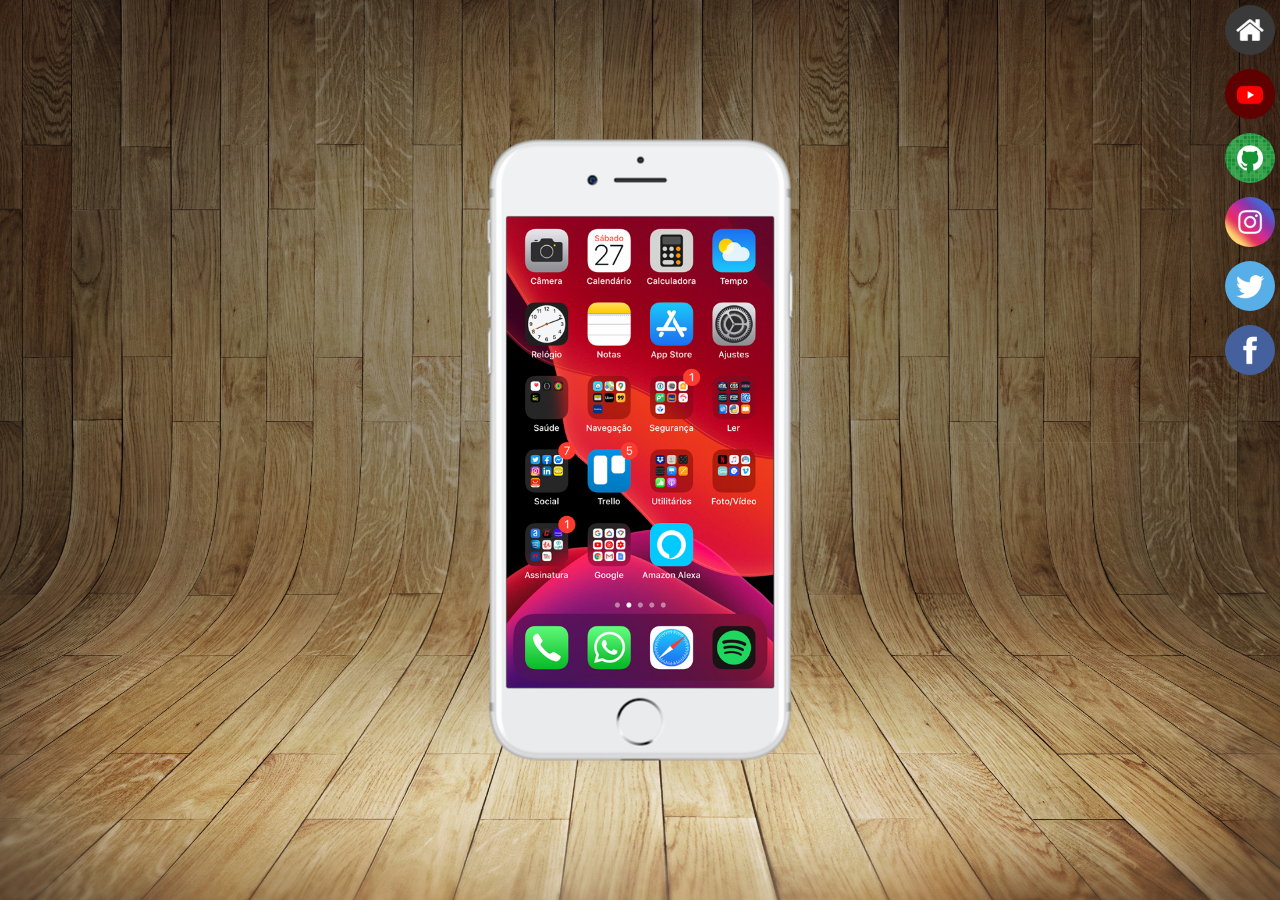
<file: index.html>
<!DOCTYPE html>
<html lang="pt-br">
<head>
    <meta charset="UTF-8">
    <meta name="viewport" content="width=device-width, initial-scale=1.0">
    <link rel="shortcut icon" href="pacote-d013/favicon.ico" type="image/x-icon">
    <title>redes sociais</title>
    <link rel="stylesheet" href="estilos/style.css">
</head>
<body>
    <main>
        <section id="telefone">
            <iframe src="home.html" frameborder="0" name="tela" id="tela"></iframe>
        </section>
        <section id="rede-social">
            <a href="home.html" target="tela"><img src="pacote-d013/imagens/logo-home.jpg" alt=""></a><br>
            <a href="youtube.html" target="tela"><img src="pacote-d013/imagens/logo-youtube.jpg" alt=""></a><br>
            <a href="github.html" target="tela"><img src="pacote-d013/imagens/logo-github.jpg" alt=""></a><br>
            <a href="instagram.html" target="tela"><img src="pacote-d013/imagens/logo-instagram.jpg" alt=""></a><br>
            <a href="x.html" target="tela"><img src="pacote-d013/imagens/logo-twitter.jpg" alt=""></a><br>
            <a href="facebook.html" target="tela"><img src="pacote-d013/imagens/logo-facebook.jpg" alt=""></a>
        </section>
    </main>
</body>
</html>
</file>
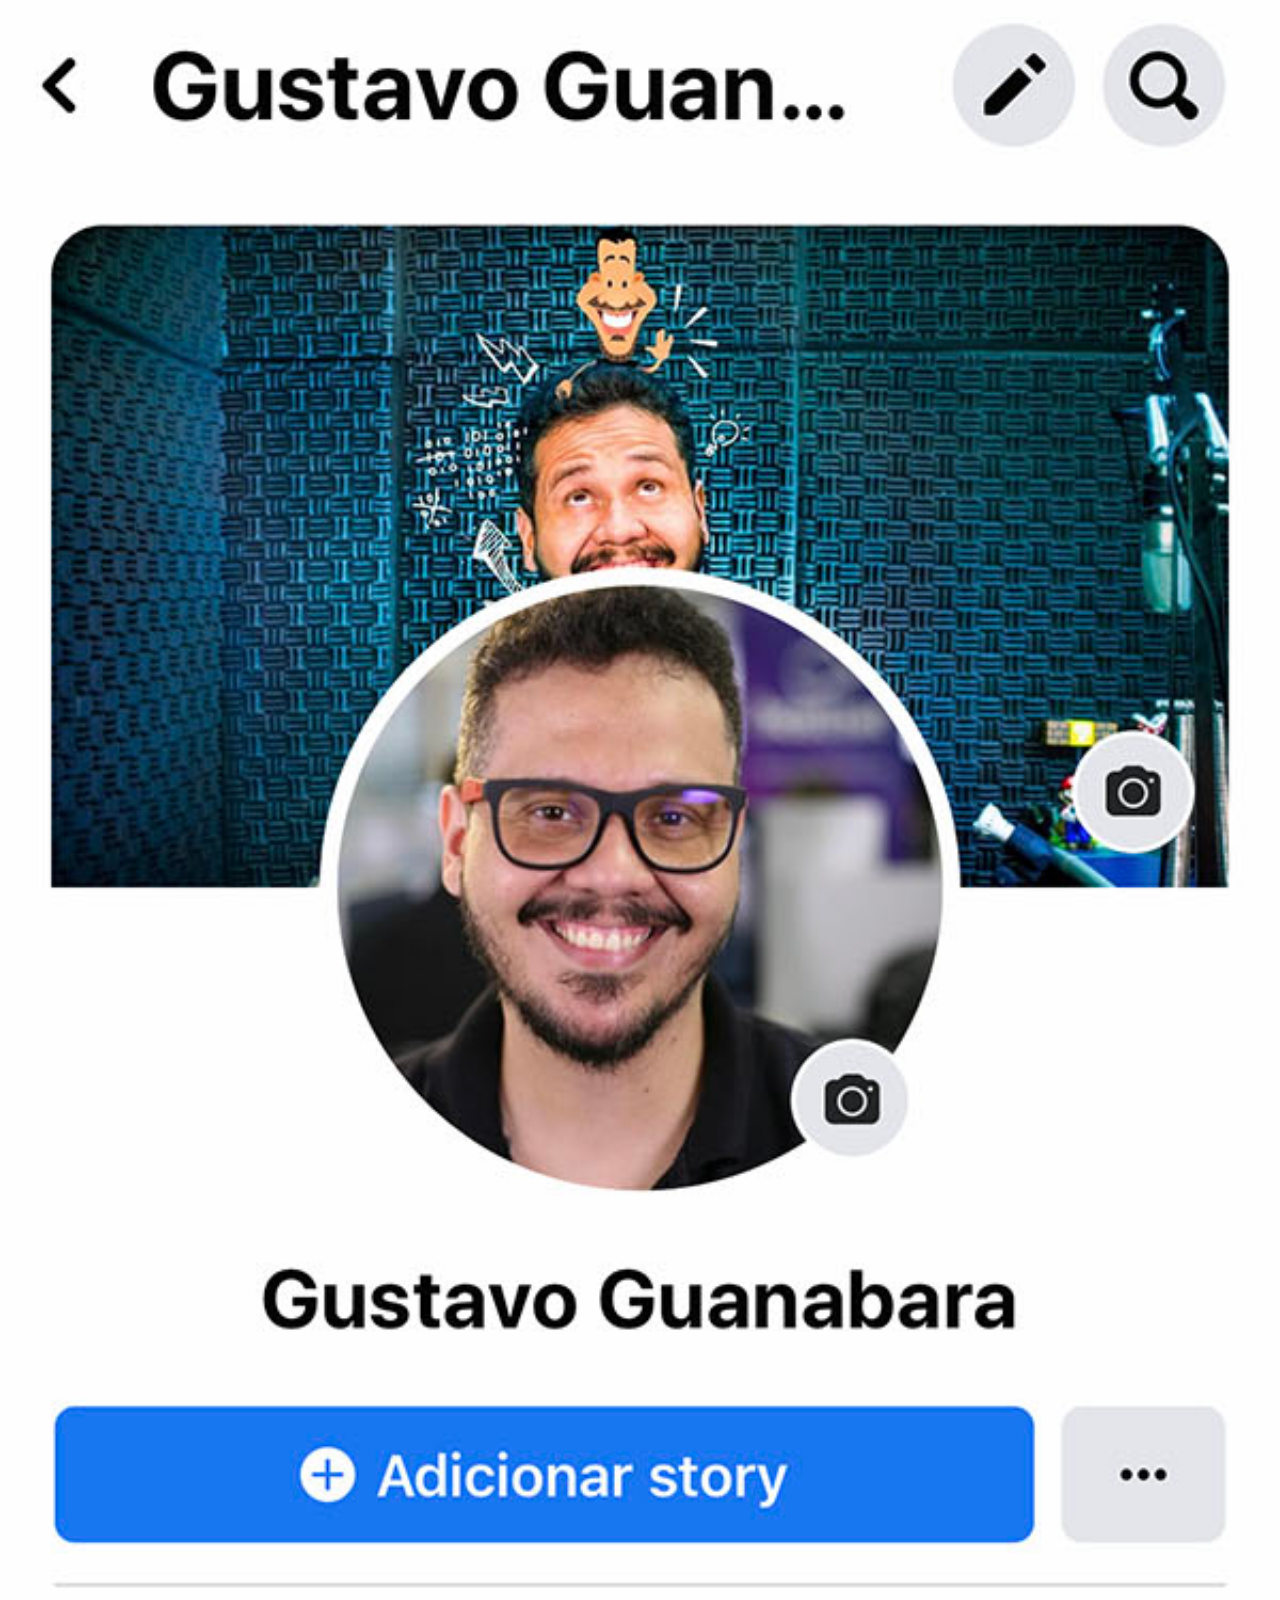
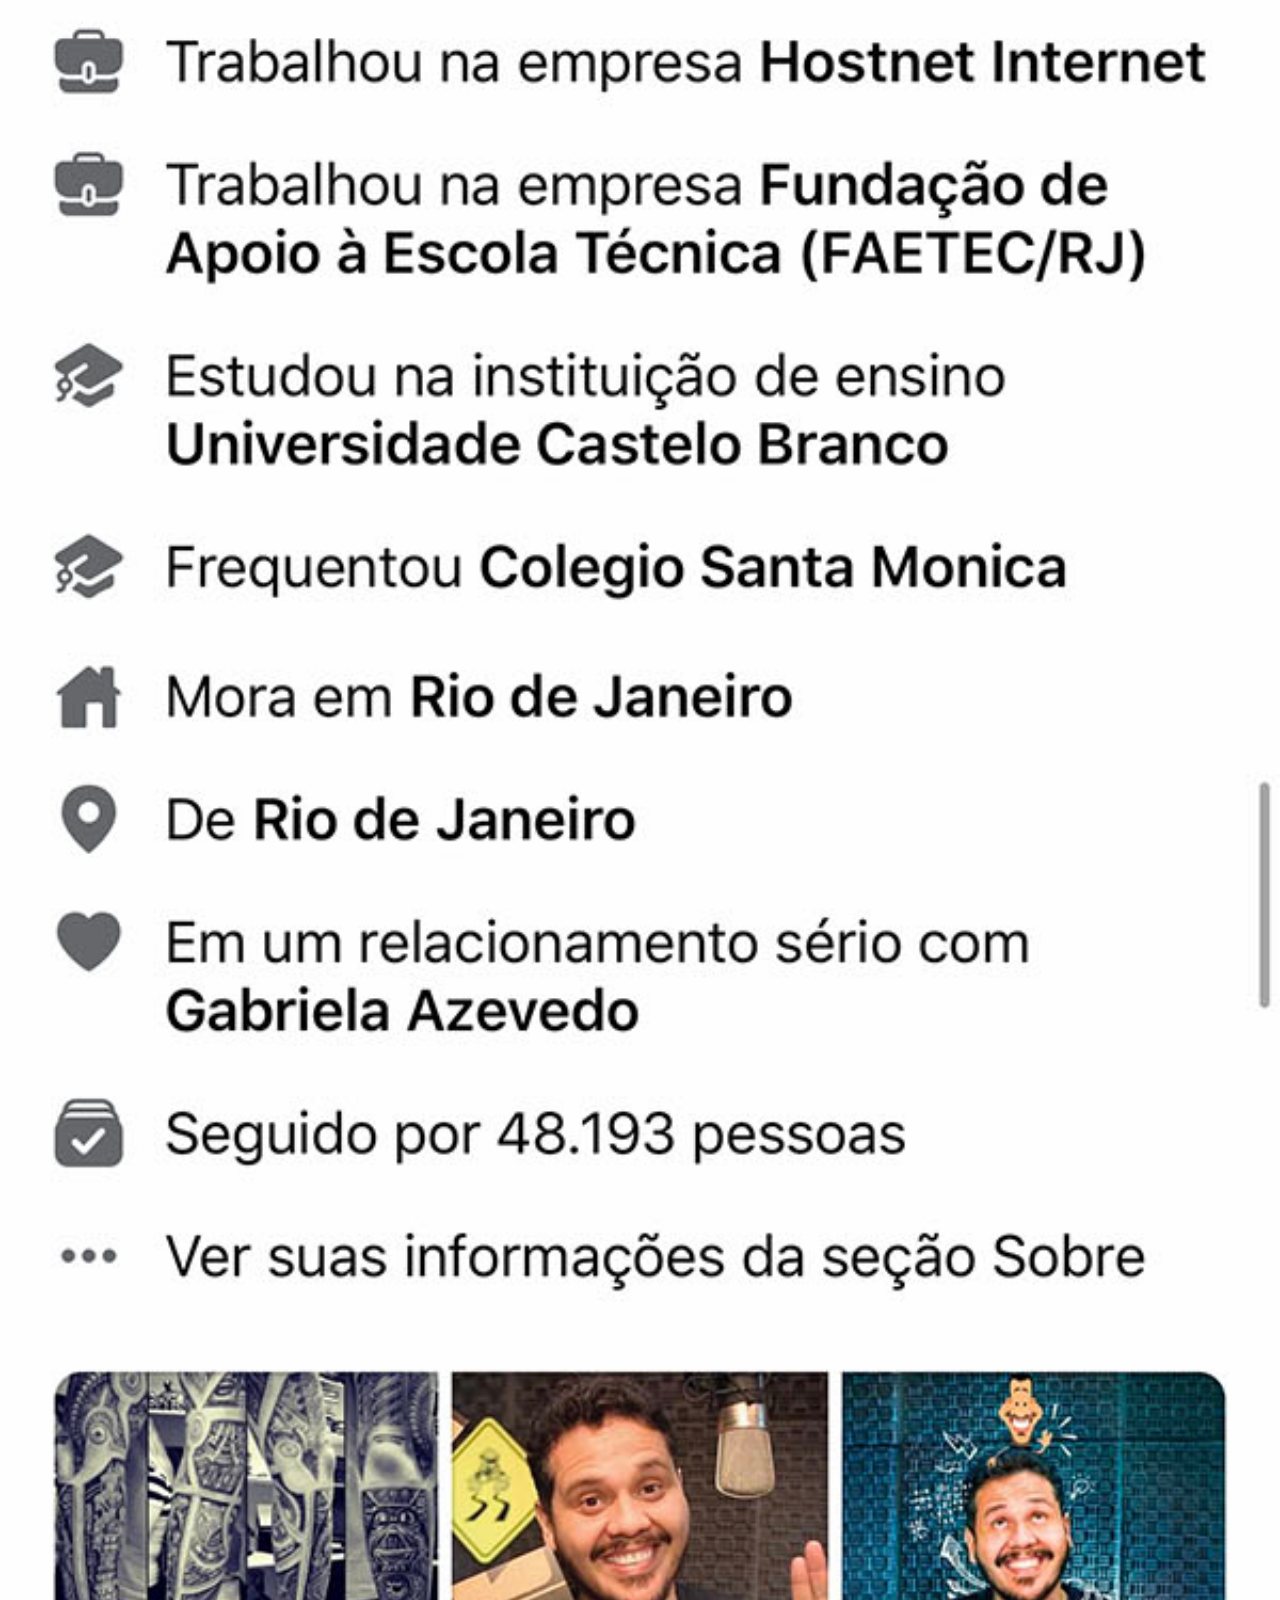
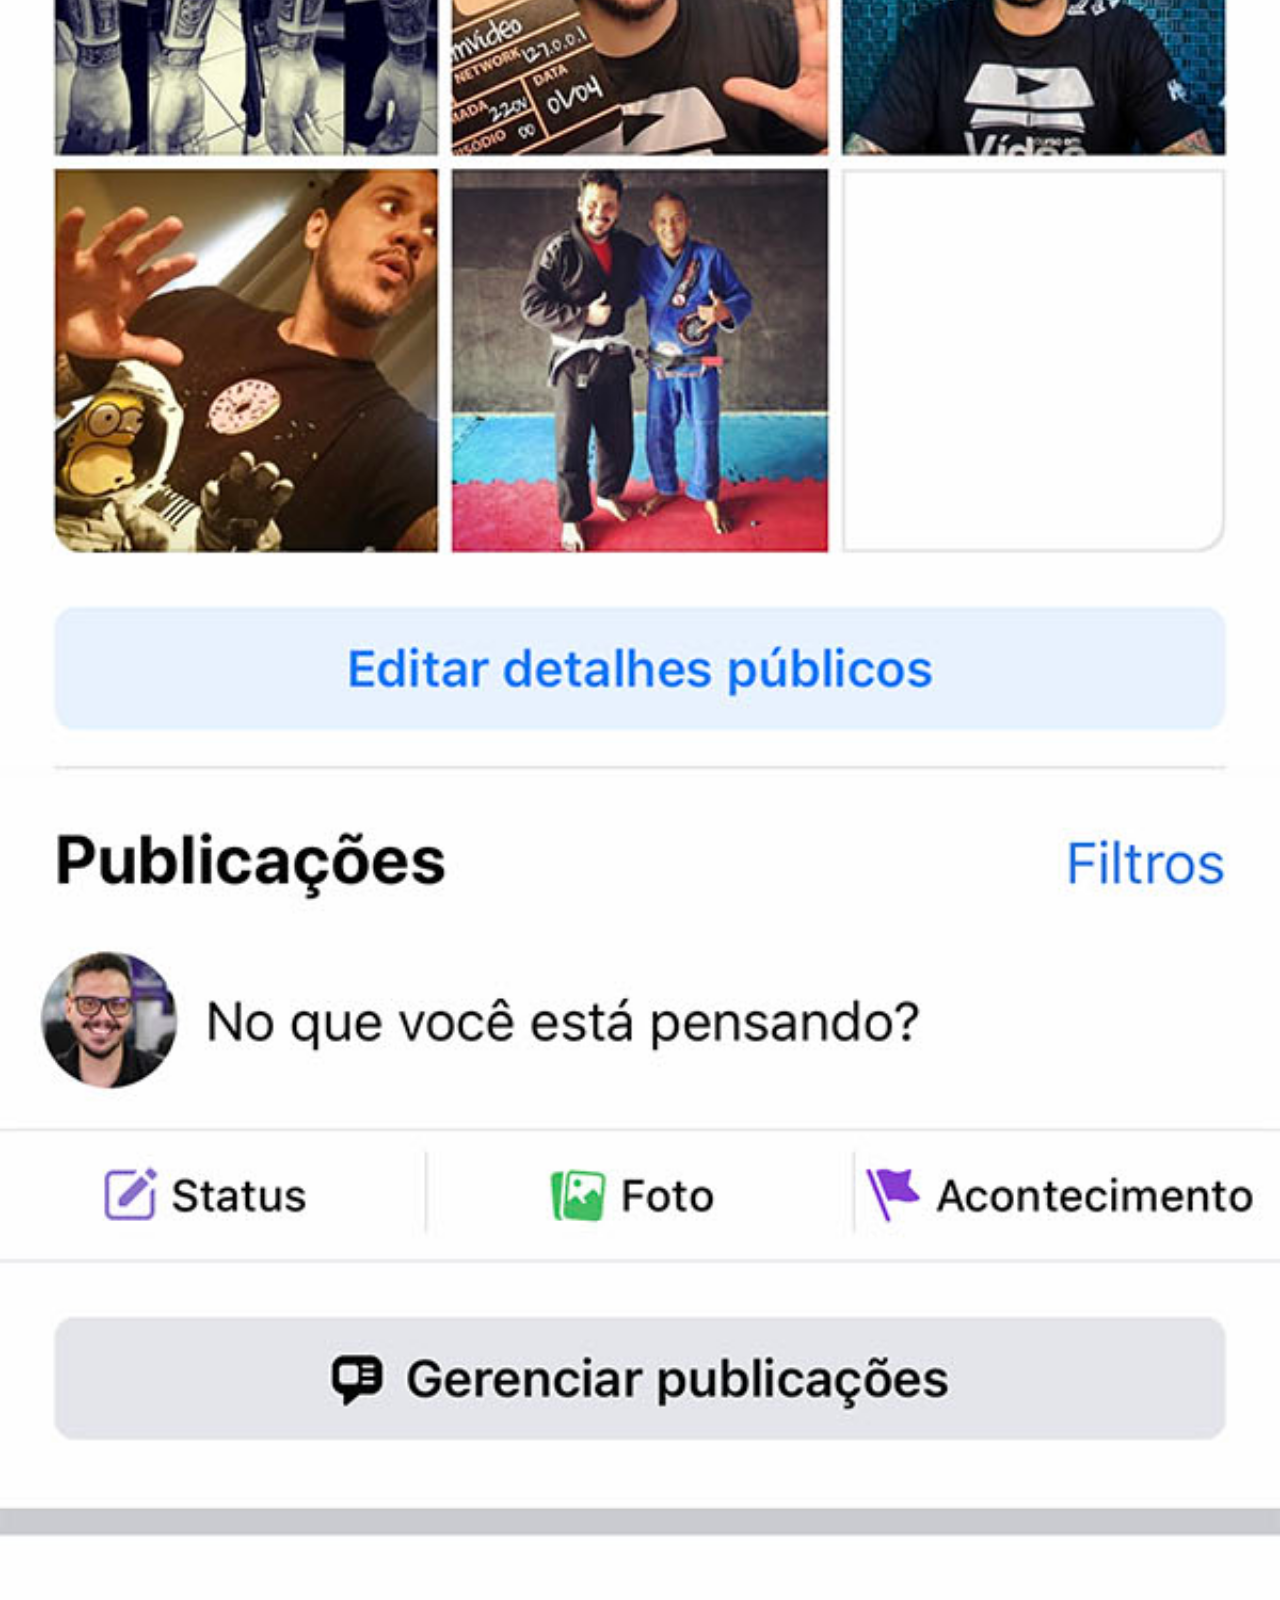
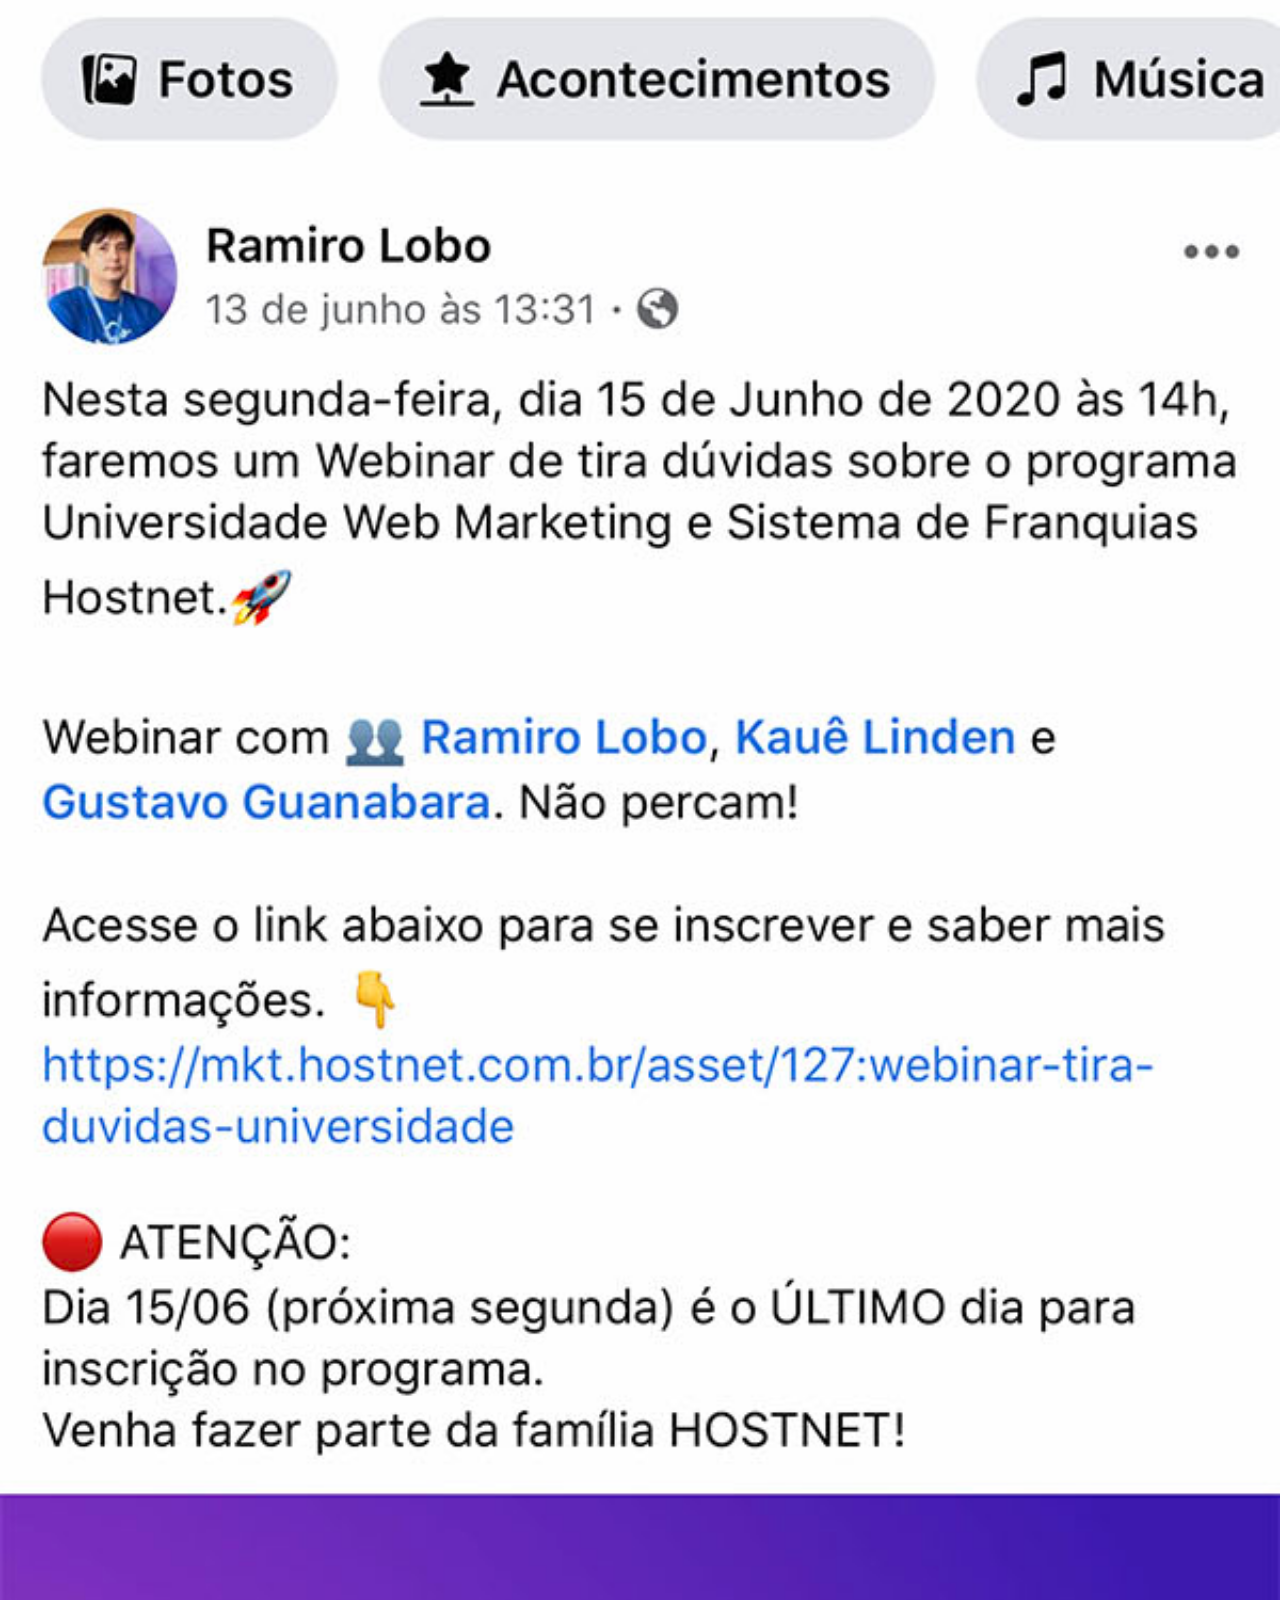
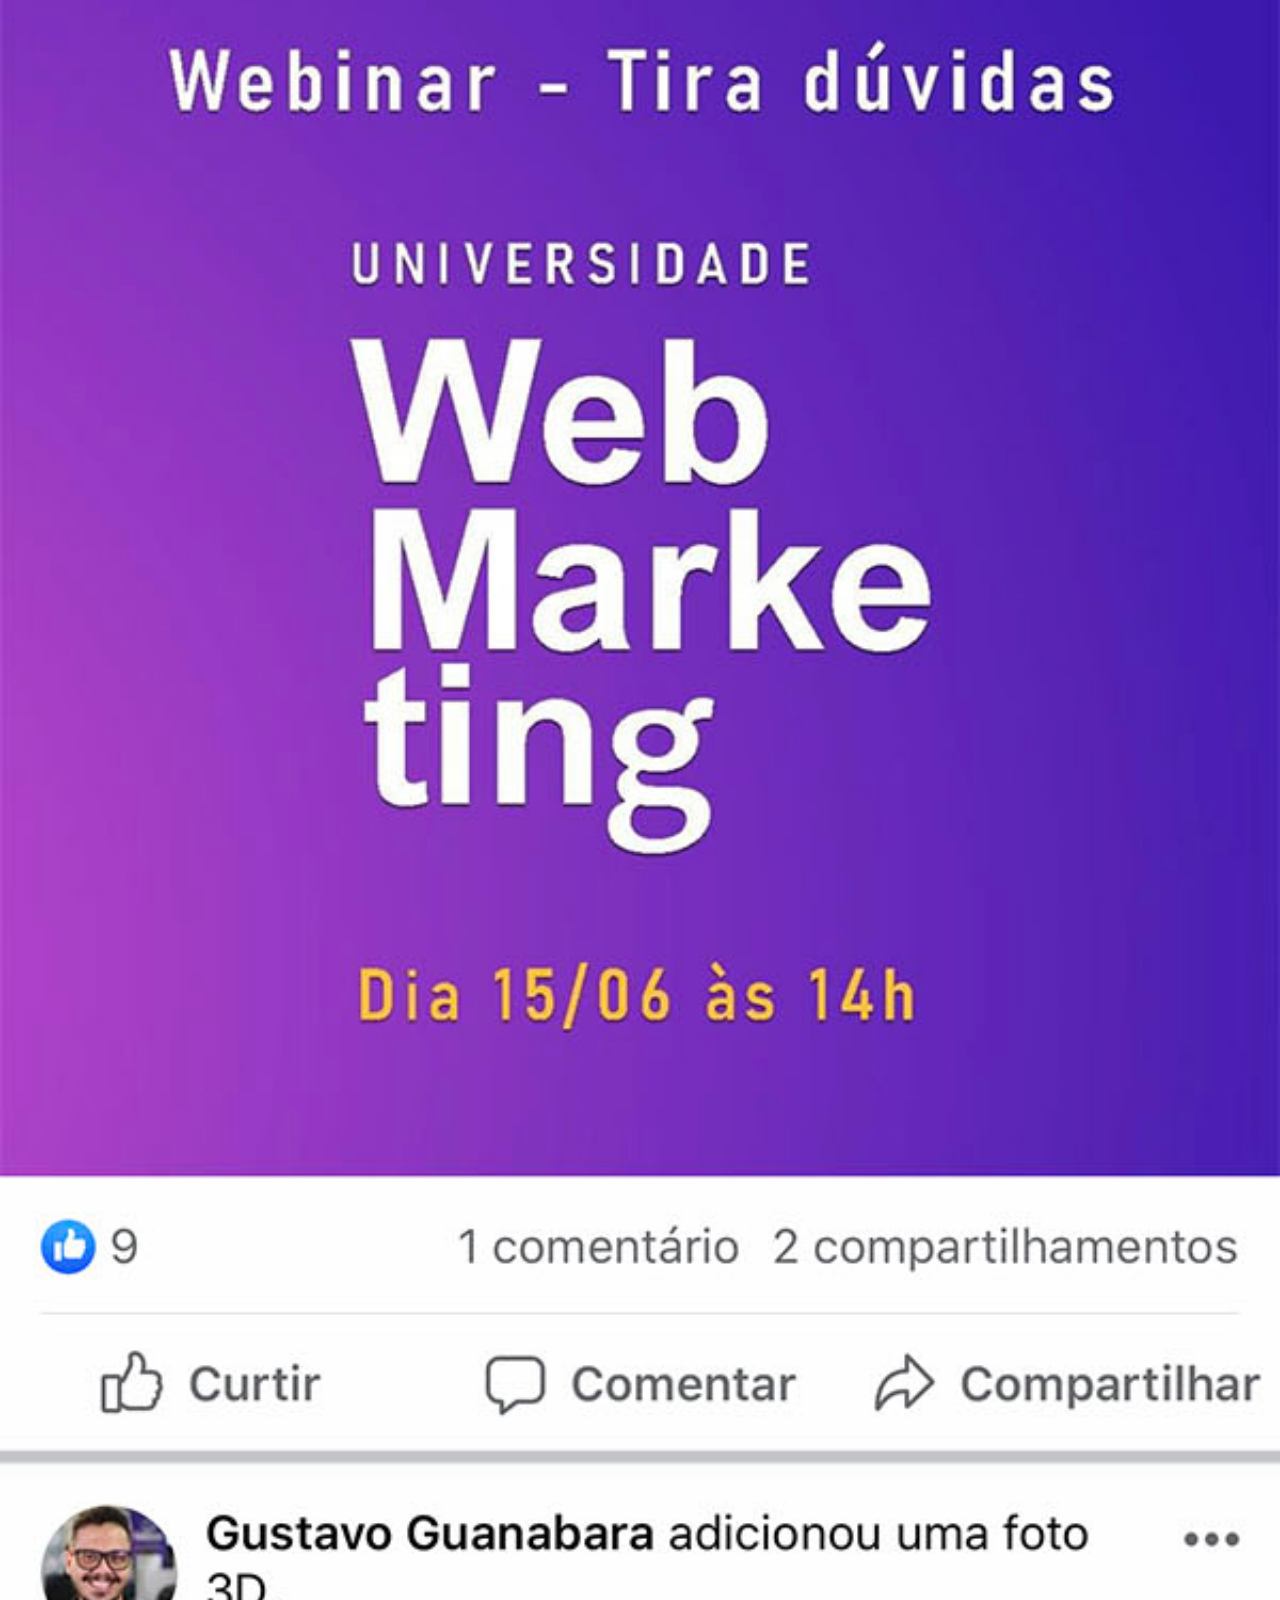
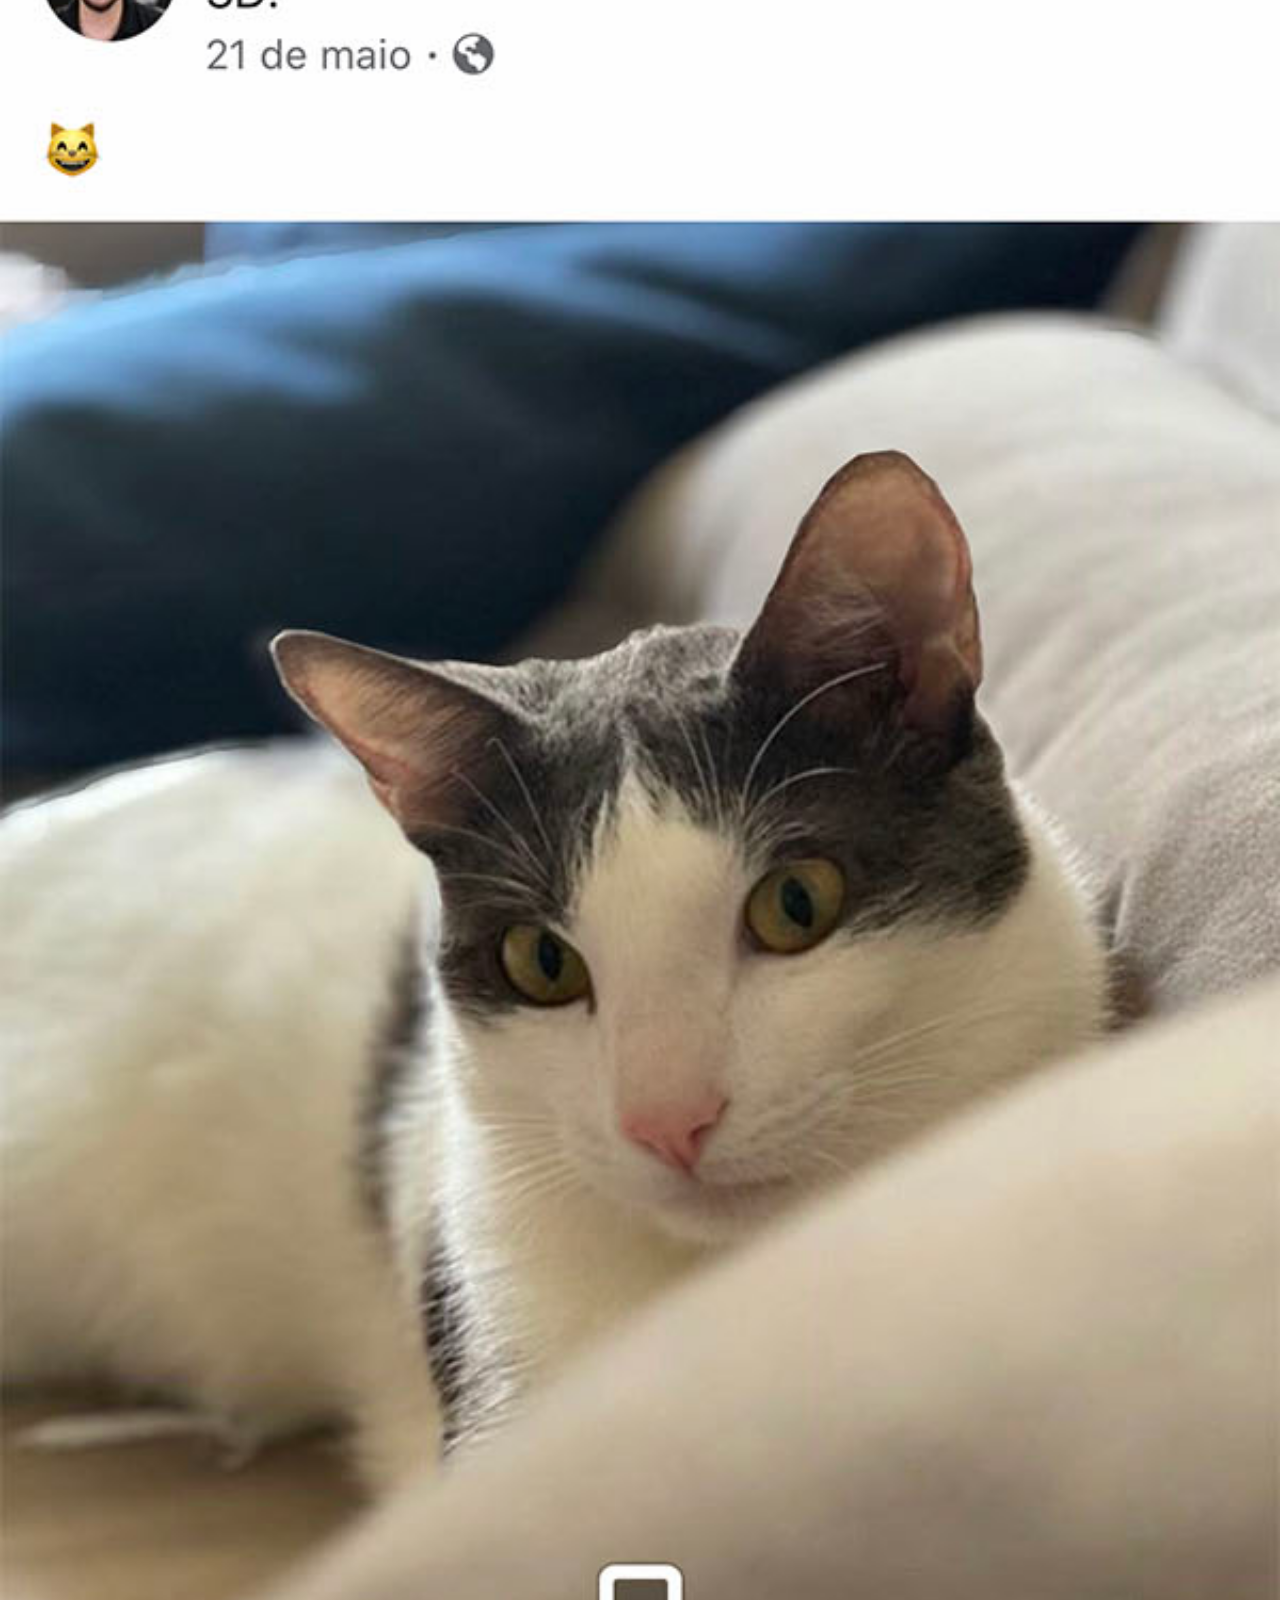
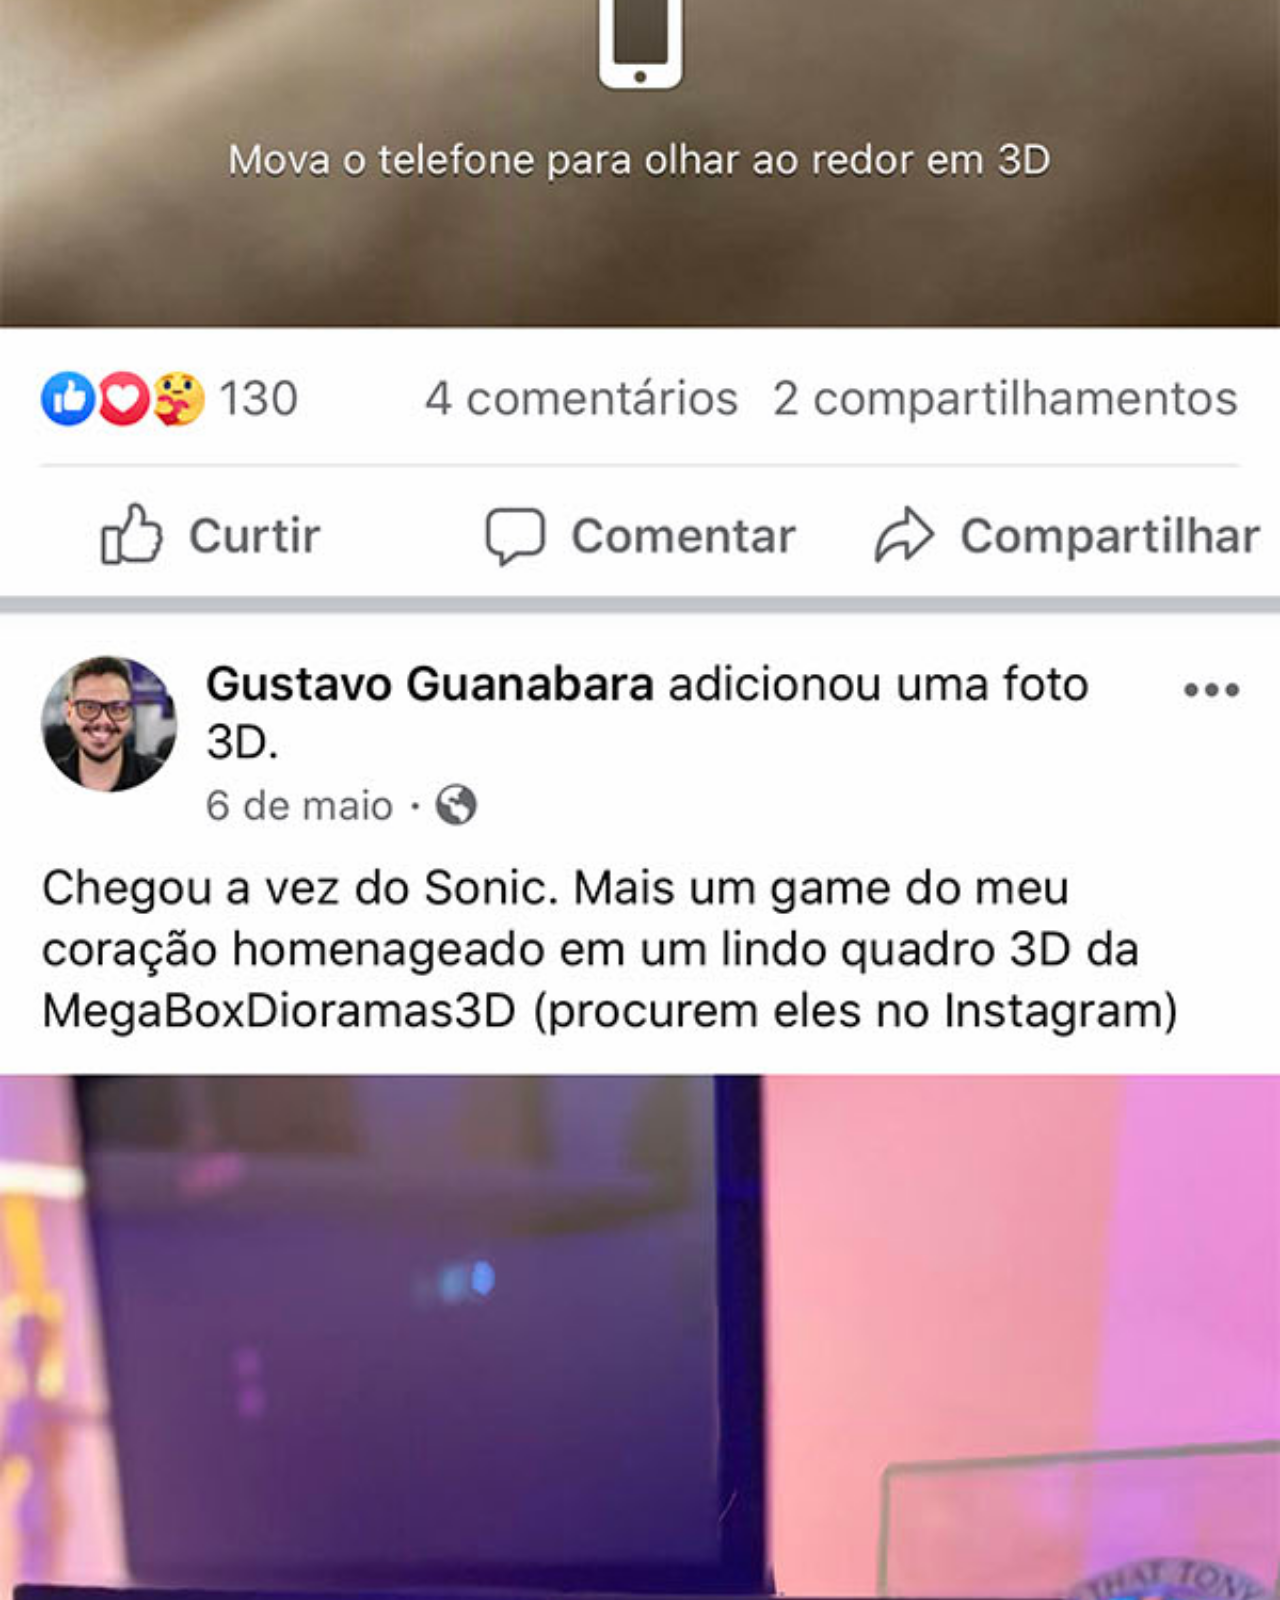
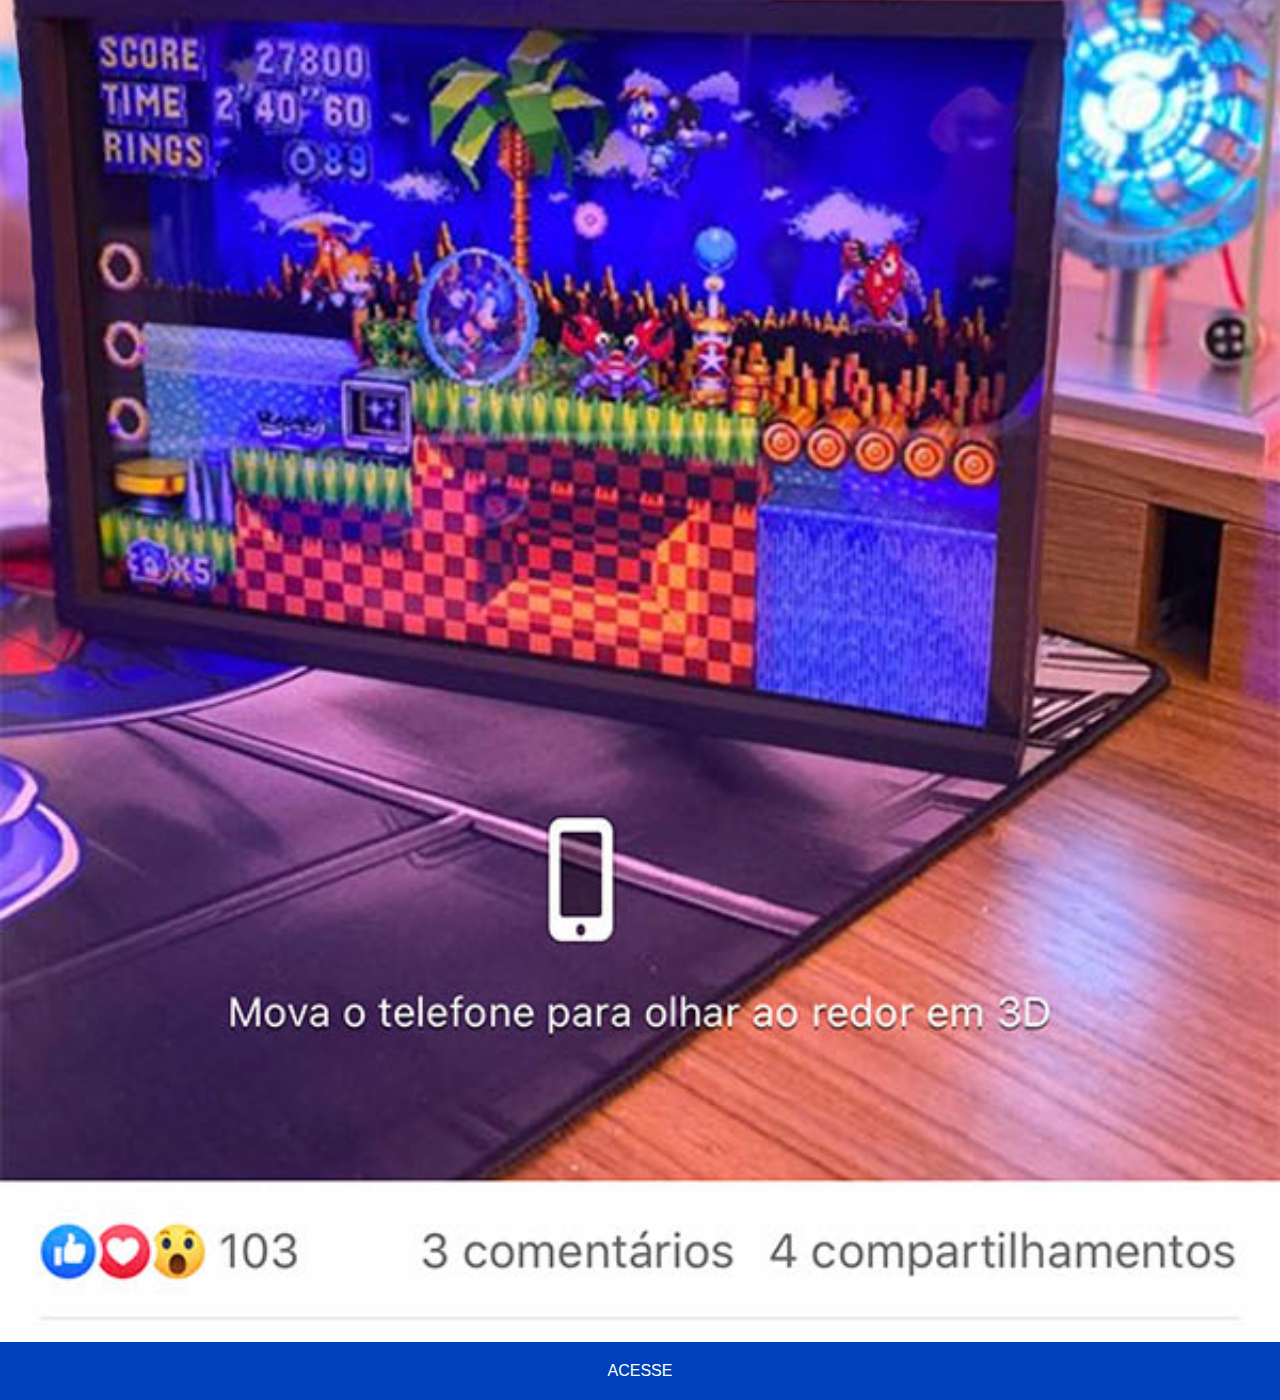
<file: facebook.html>
<!DOCTYPE html>
<html lang="pt-br">
<head>
    <meta charset="UTF-8">
    <meta name="viewport" content="width=device-width, initial-scale=1.0">
    <title>Document</title>
    <style>
        *{
            padding: 0px;
            margin: 0px;
        }
        body{
            font-family: Arial, Helvetica, sans-serif
            ;
        }
        img{
            width: 100%;
        }
        a{
            display: block;
            padding: 20px;
            background-color: rgb(0, 64, 184);
            text-align: center;
            text-transform: uppercase;
            color: white;
            text-decoration: none;
        }
        ::-webkit-scrollbar{
            width: 0px;
        }
    </style>
</head>
<body>
    <img src="pacote-d013/imagens/tela-facebook.jpg" alt="">
    <a href="https://github.com/farolfa?tab=repositories" target="_blank">acesse</a>
</body>
</html>
</file>
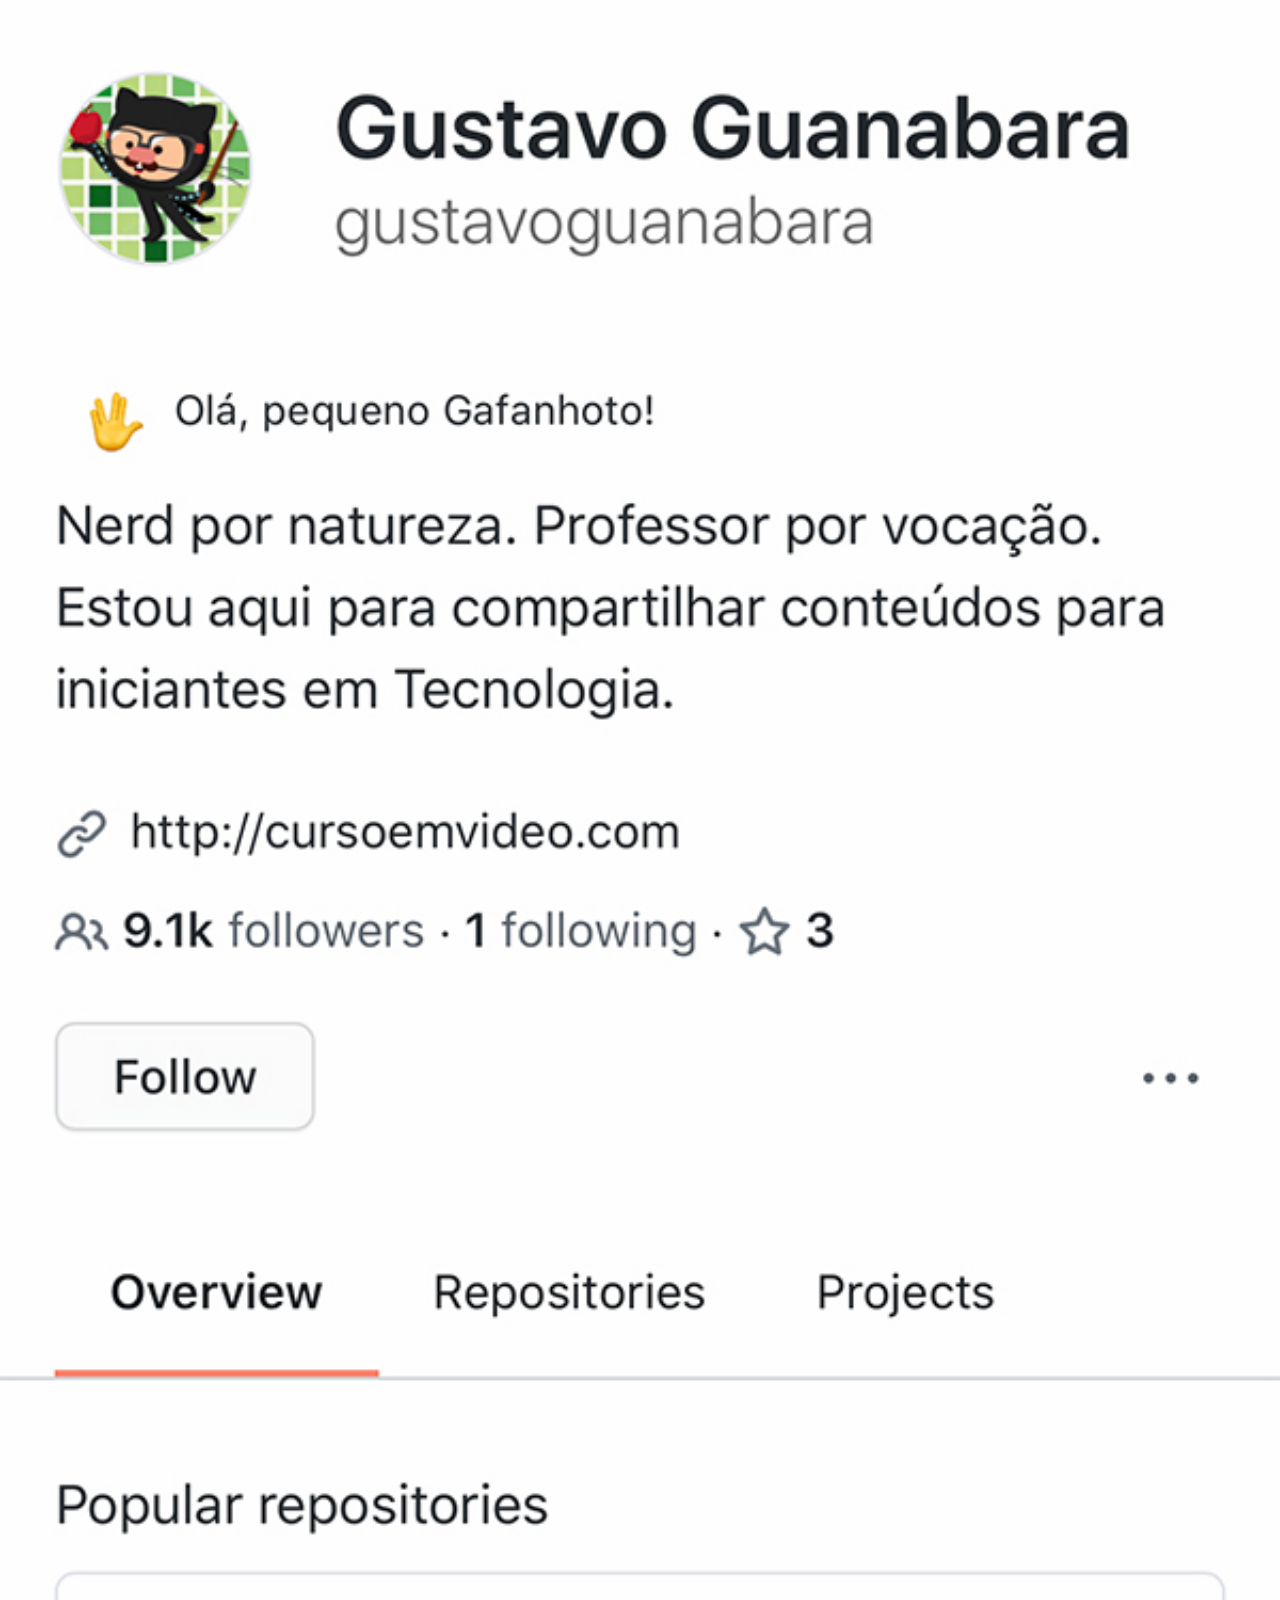
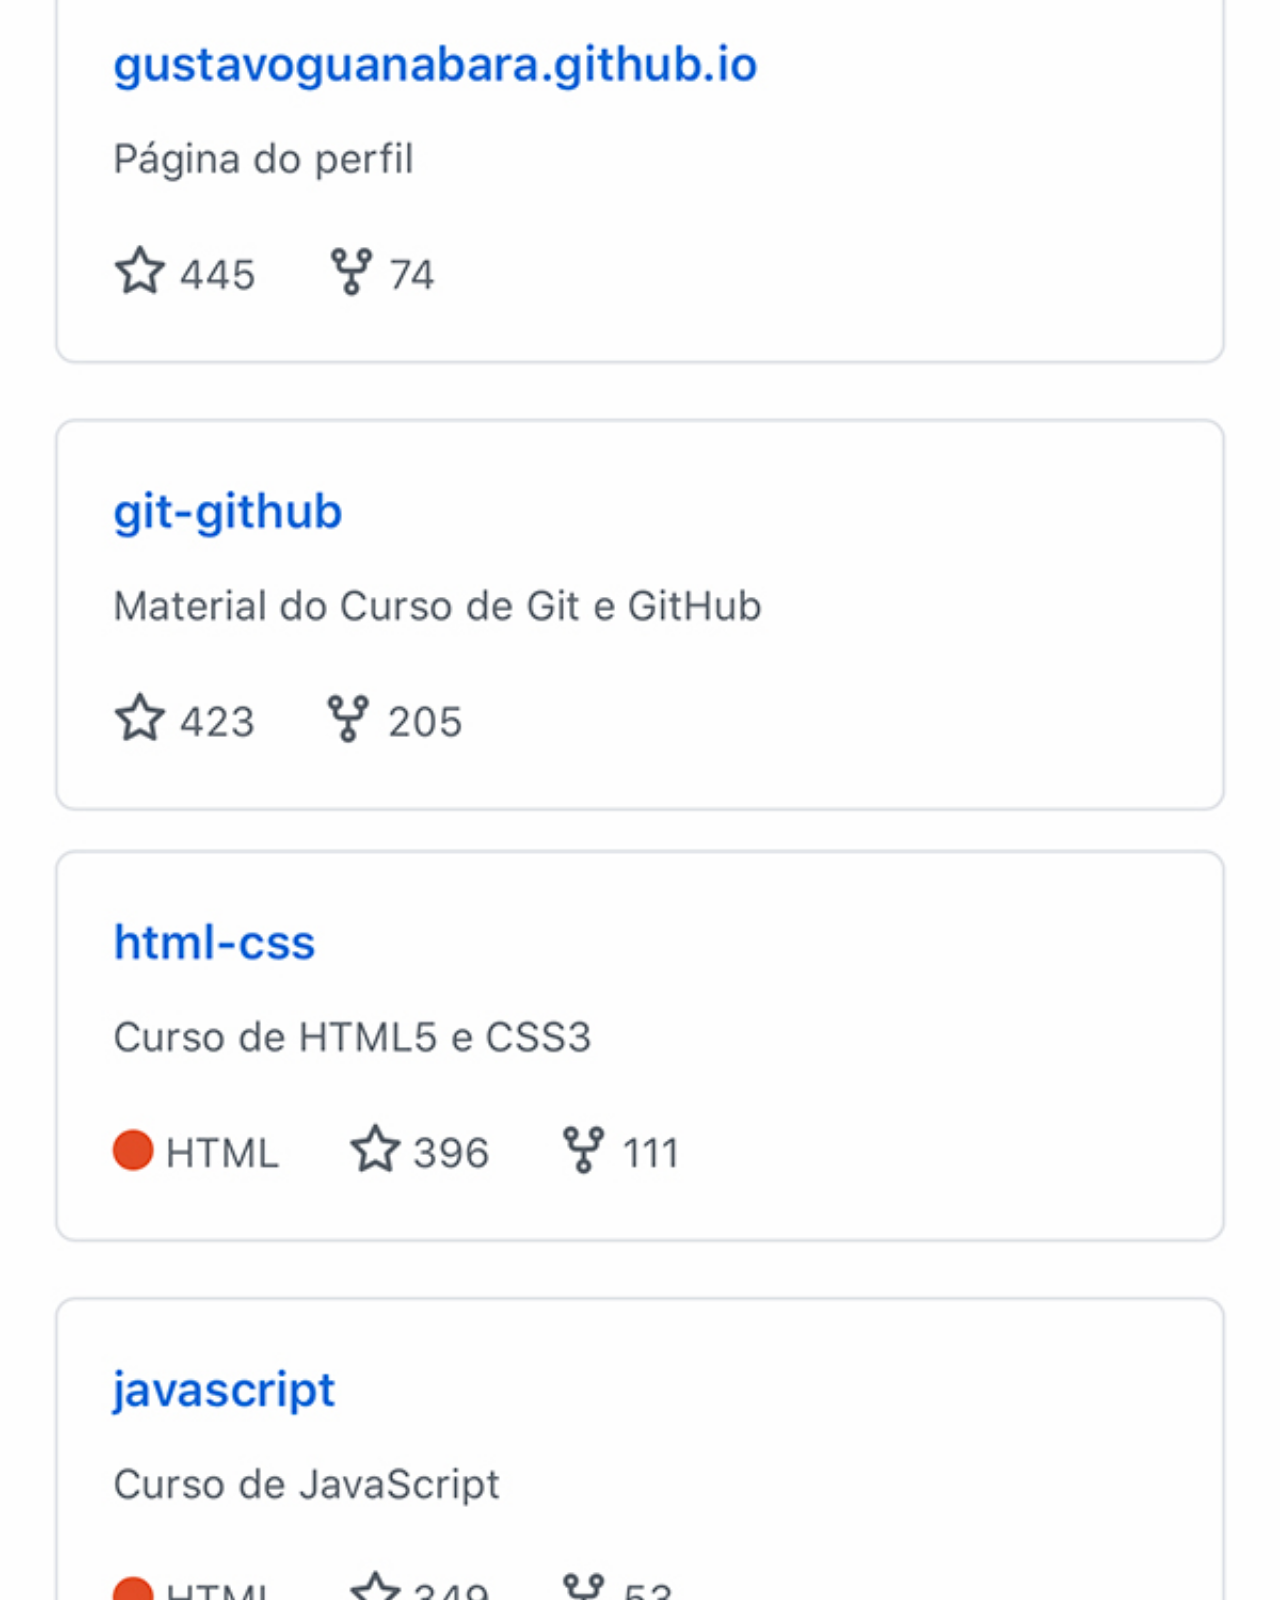
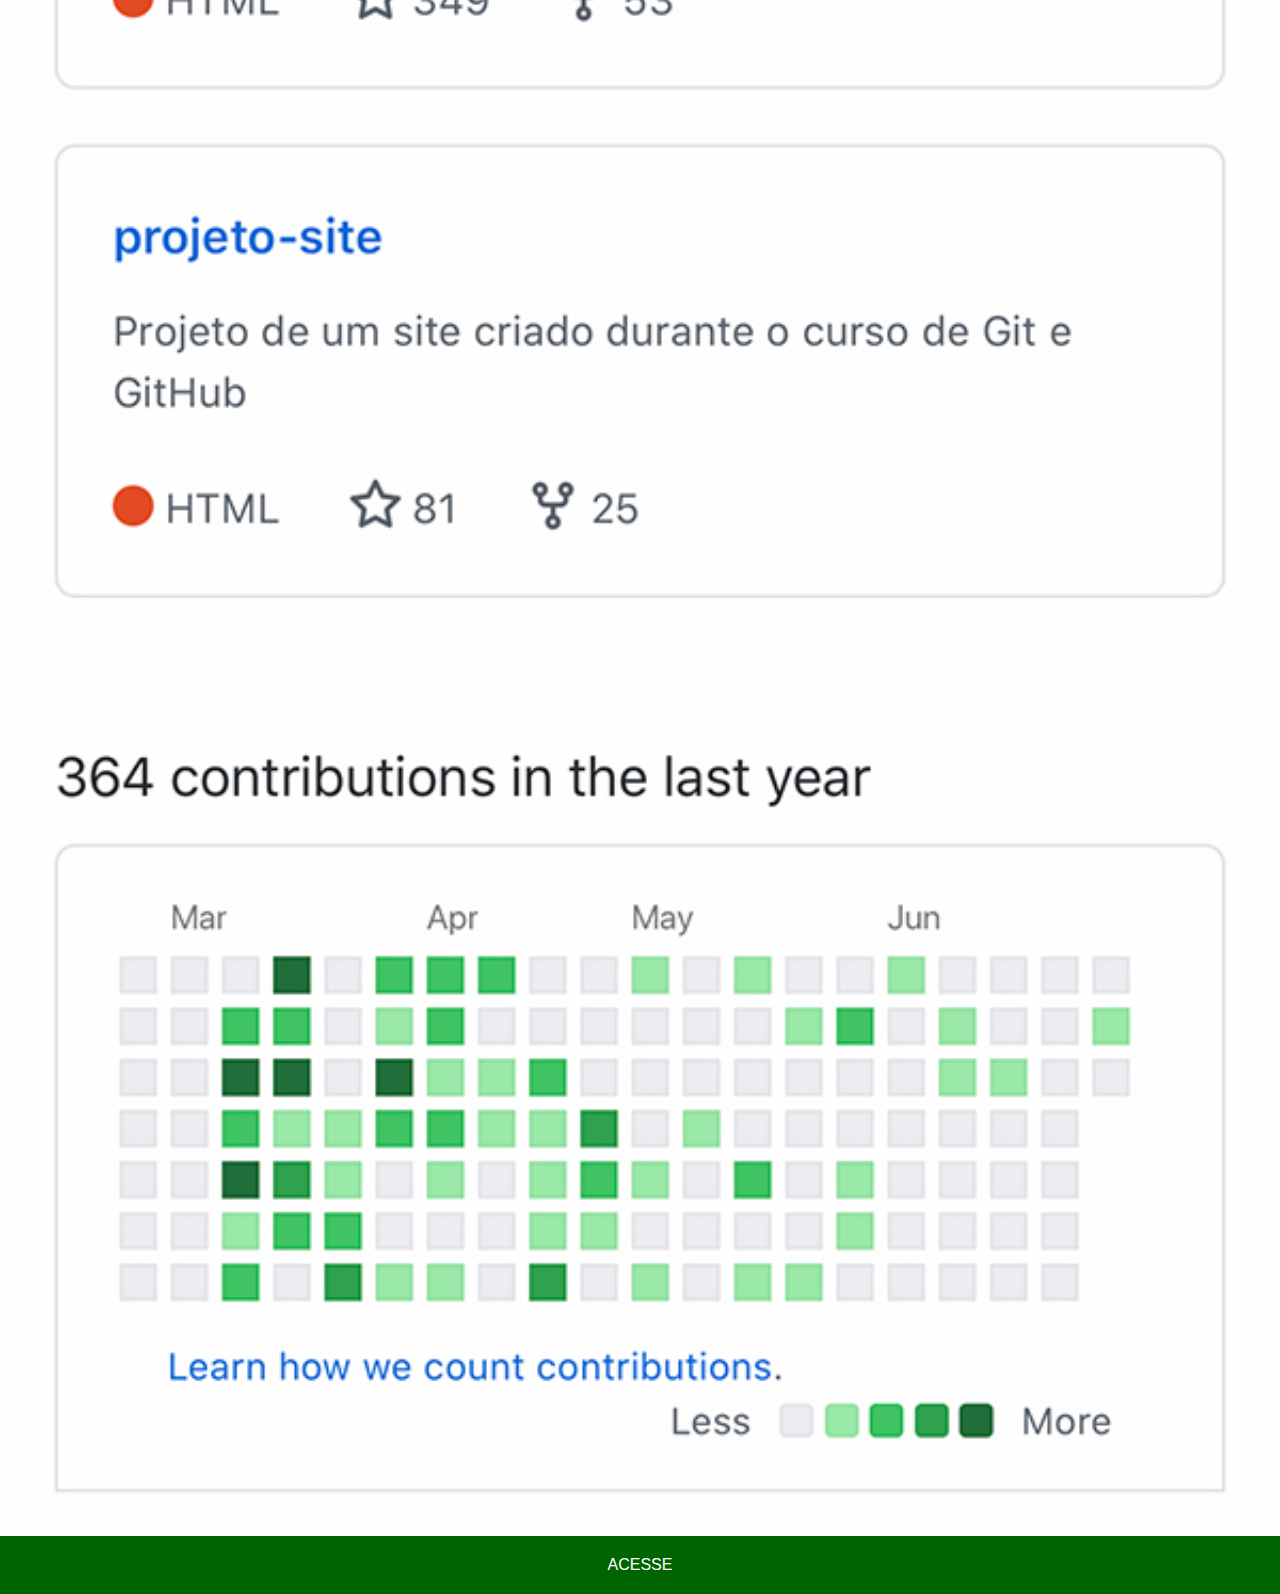
<file: github.html>
<!DOCTYPE html>
<html lang="pt-br">
<head>
    <meta charset="UTF-8">
    <meta name="viewport" content="width=device-width, initial-scale=1.0">
    <title>Document</title>
    <style>
        *{
            padding: 0px;
            margin: 0px;
        }
        body{
            font-family: Arial, Helvetica, sans-serif
            ;
        }
        img{
            width: 100%;
        }
        a{
            display: block;
            padding: 20px;
            background-color: darkgreen;
            text-align: center;
            text-transform: uppercase;
            color: white;
            text-decoration: none;
        }
        ::-webkit-scrollbar{
            width: 0px;
        }
    </style>
</head>
<body>
    <img src="pacote-d013/imagens/tela-github.jpg" alt="">
    <a href="https://github.com/farolfa?tab=repositories" target="_blank">acesse</a>
</body>
</html>
</file>
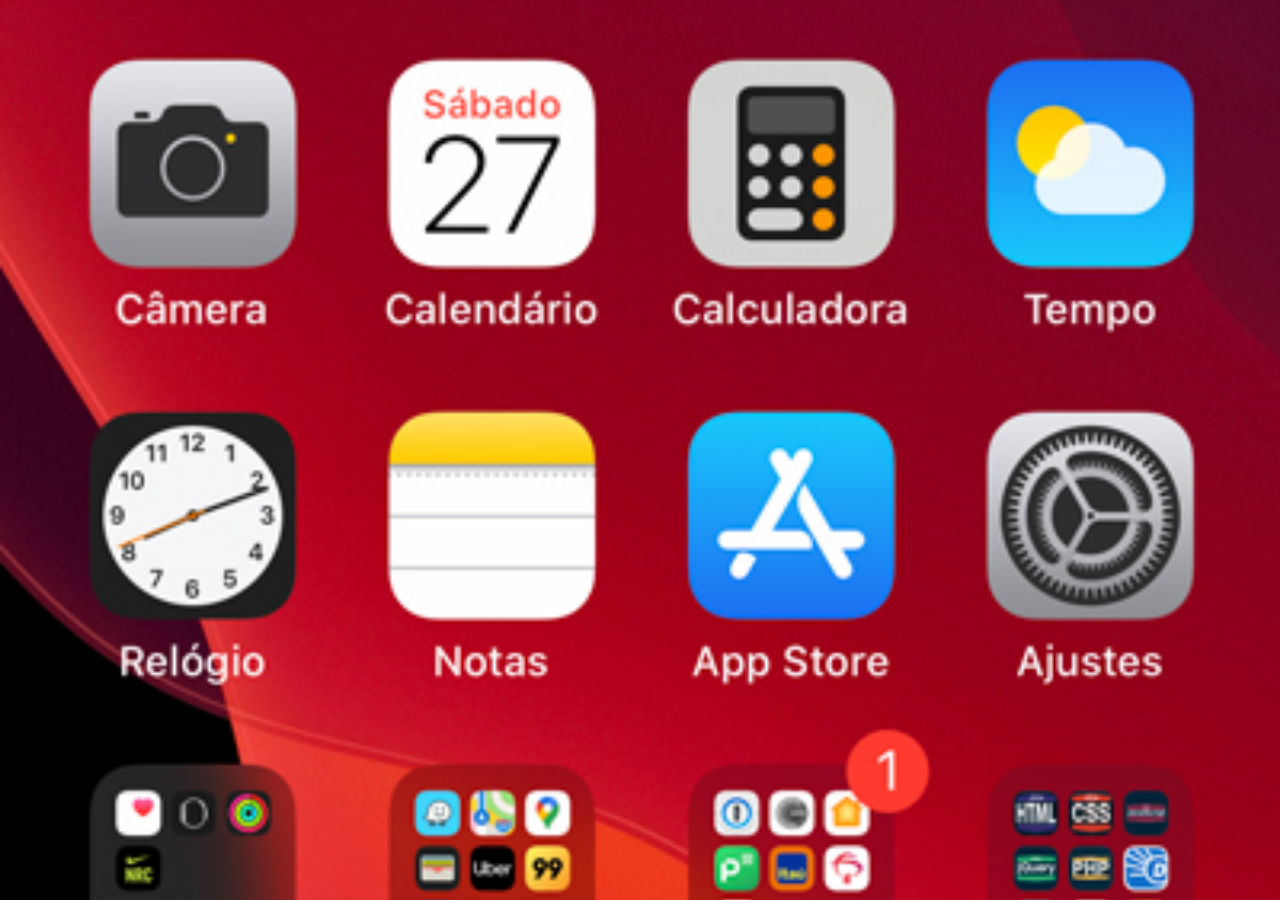
<file: home.html>
<!DOCTYPE html>
<html lang="pt-br">
<head>
    <meta charset="UTF-8">
    <meta name="viewport" content="width=device-width, initial-scale=1.0">
    <title>home</title>
</head>
<body>
<style>
    *{
        padding: 0px;
        margin: 0px;
    }
    body{
        background-image: url(pacote-d013/imagens/tela-home.jpg);
        background-repeat: no-repeat;
        background-size: cover;
        
    }
</style>
</body>
</html>
</file>
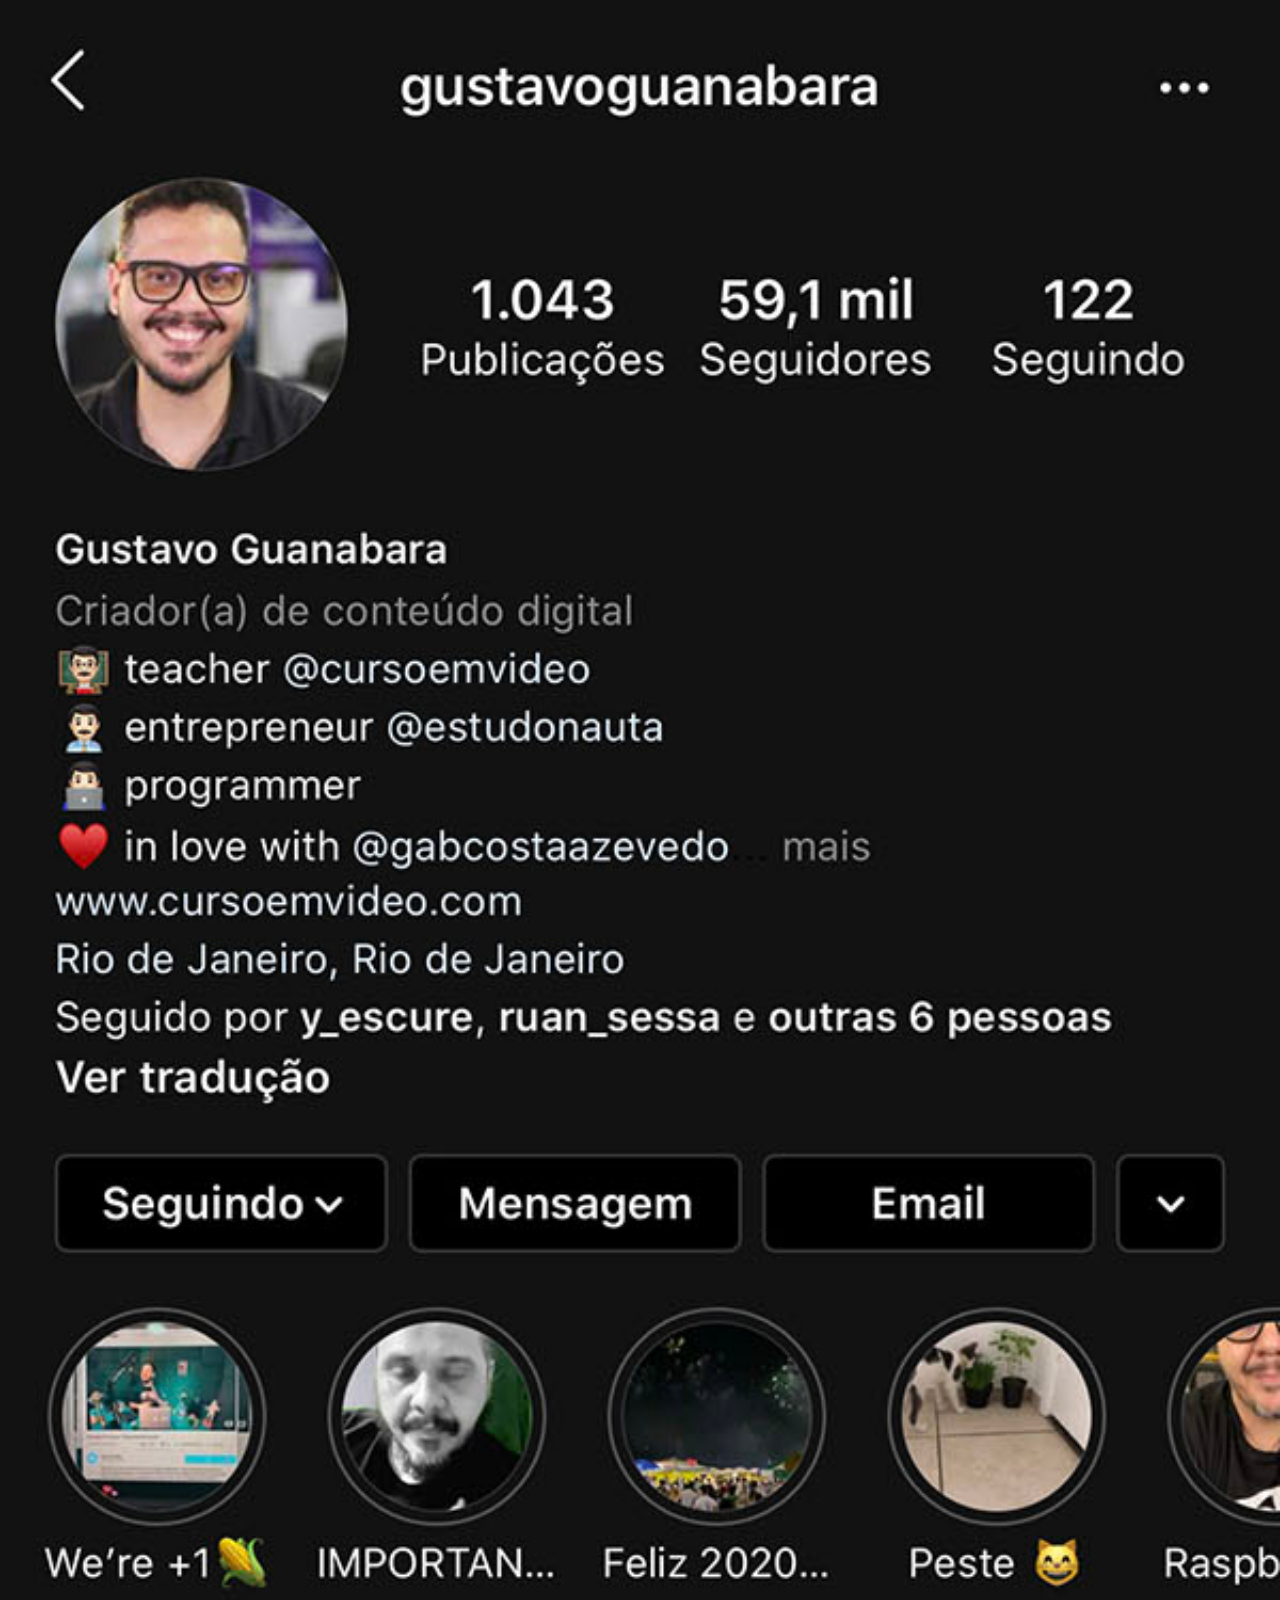
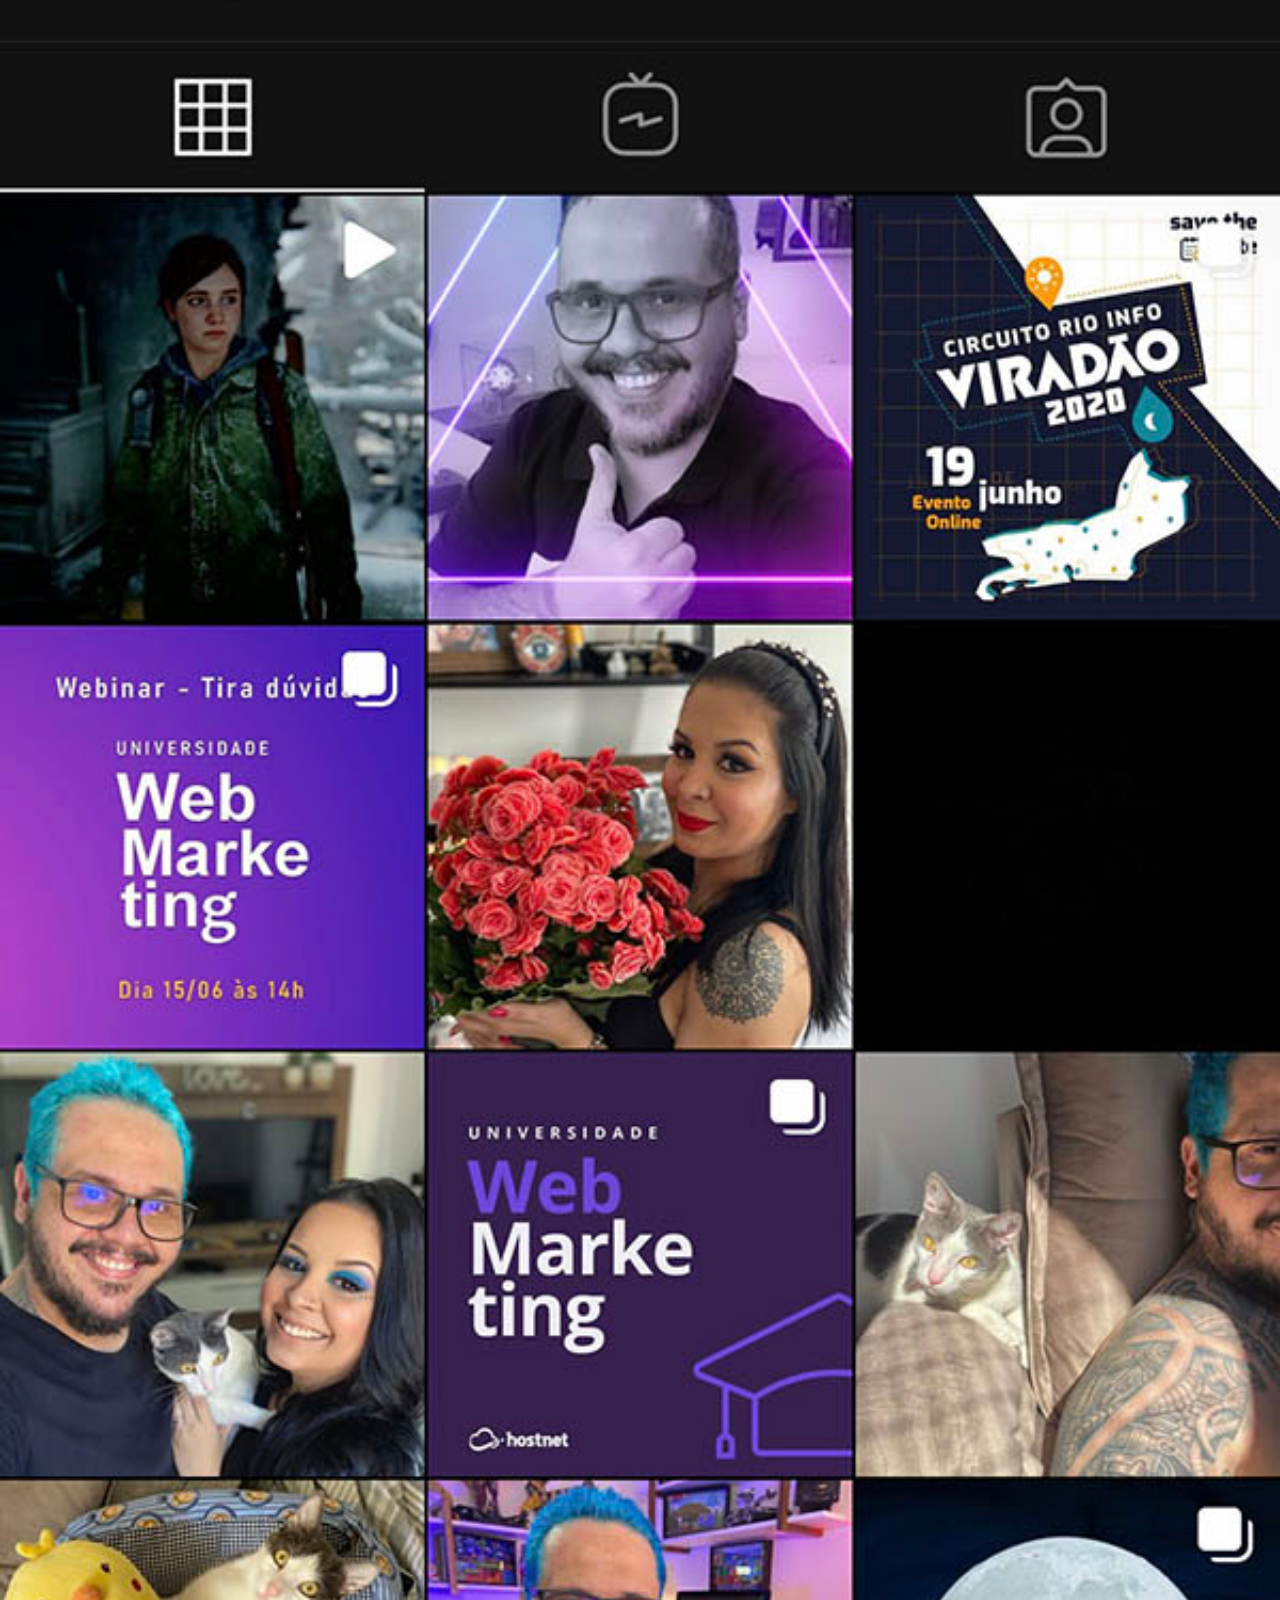
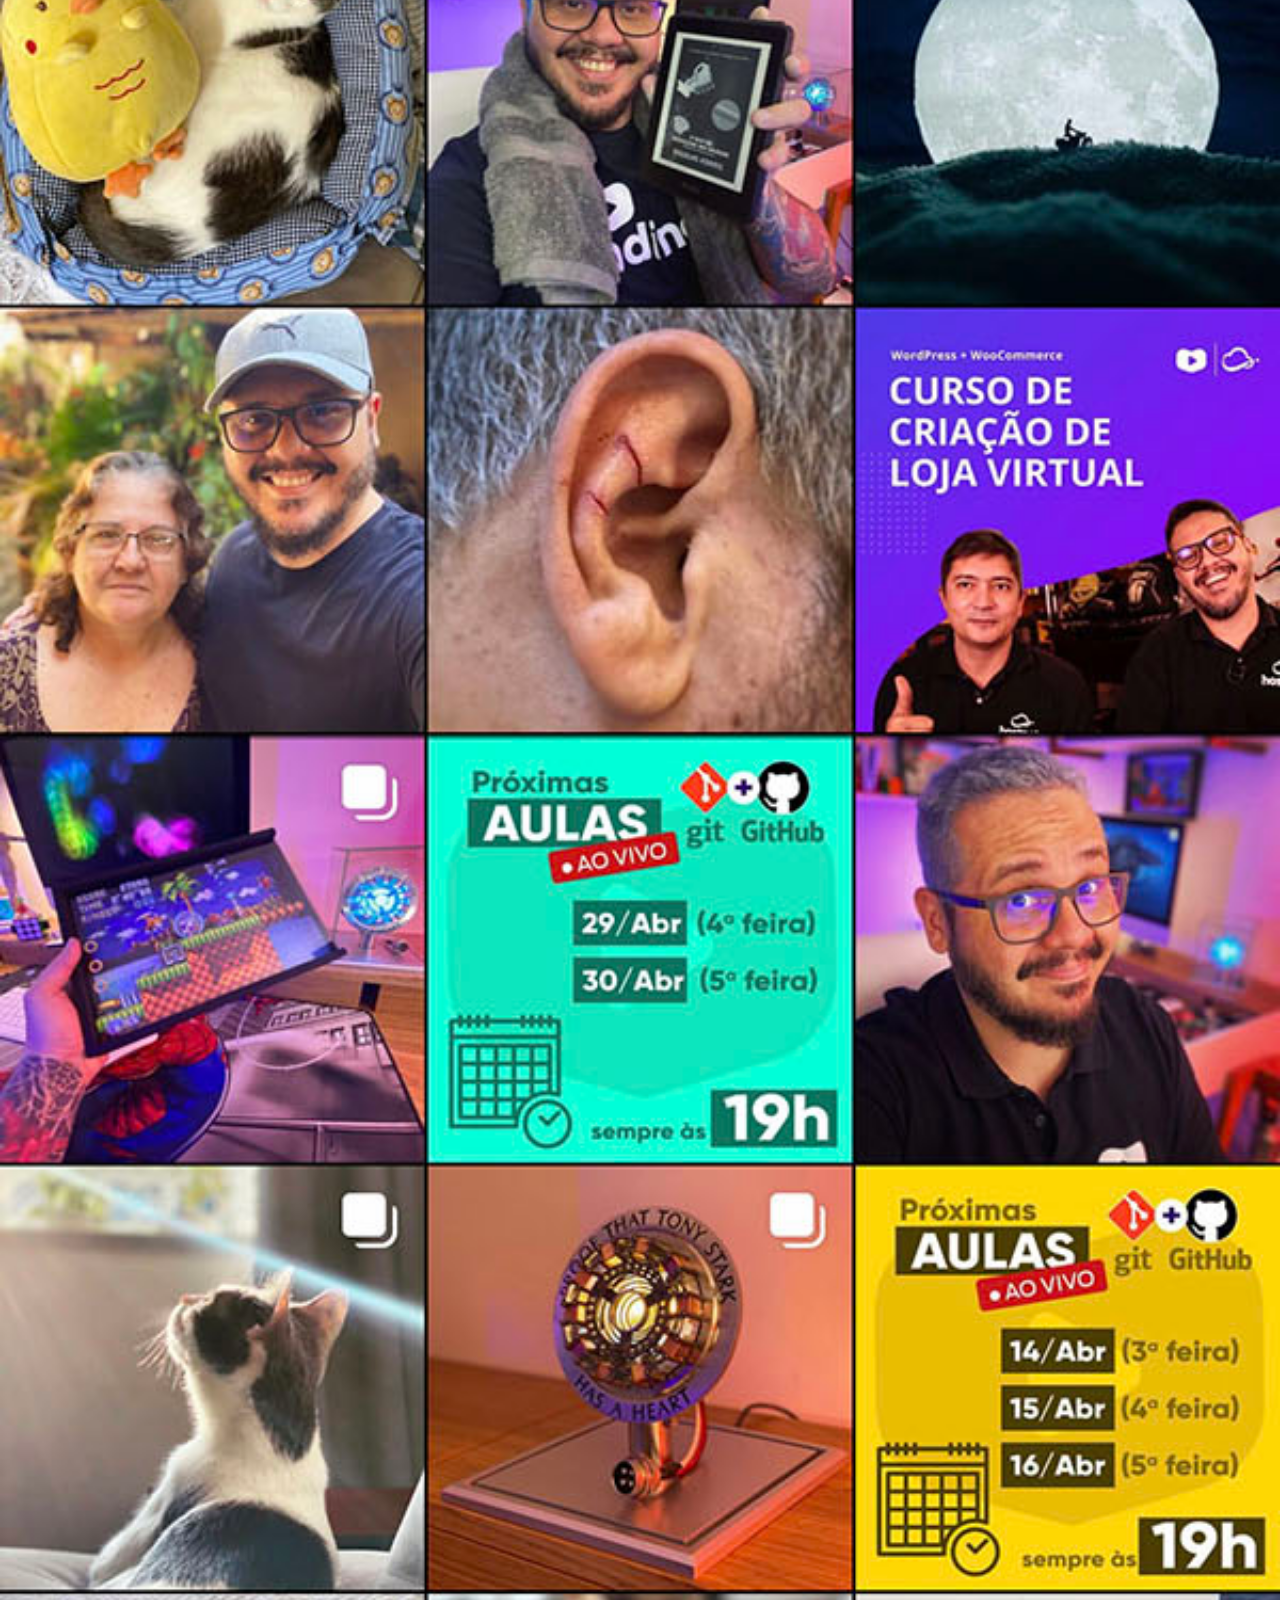
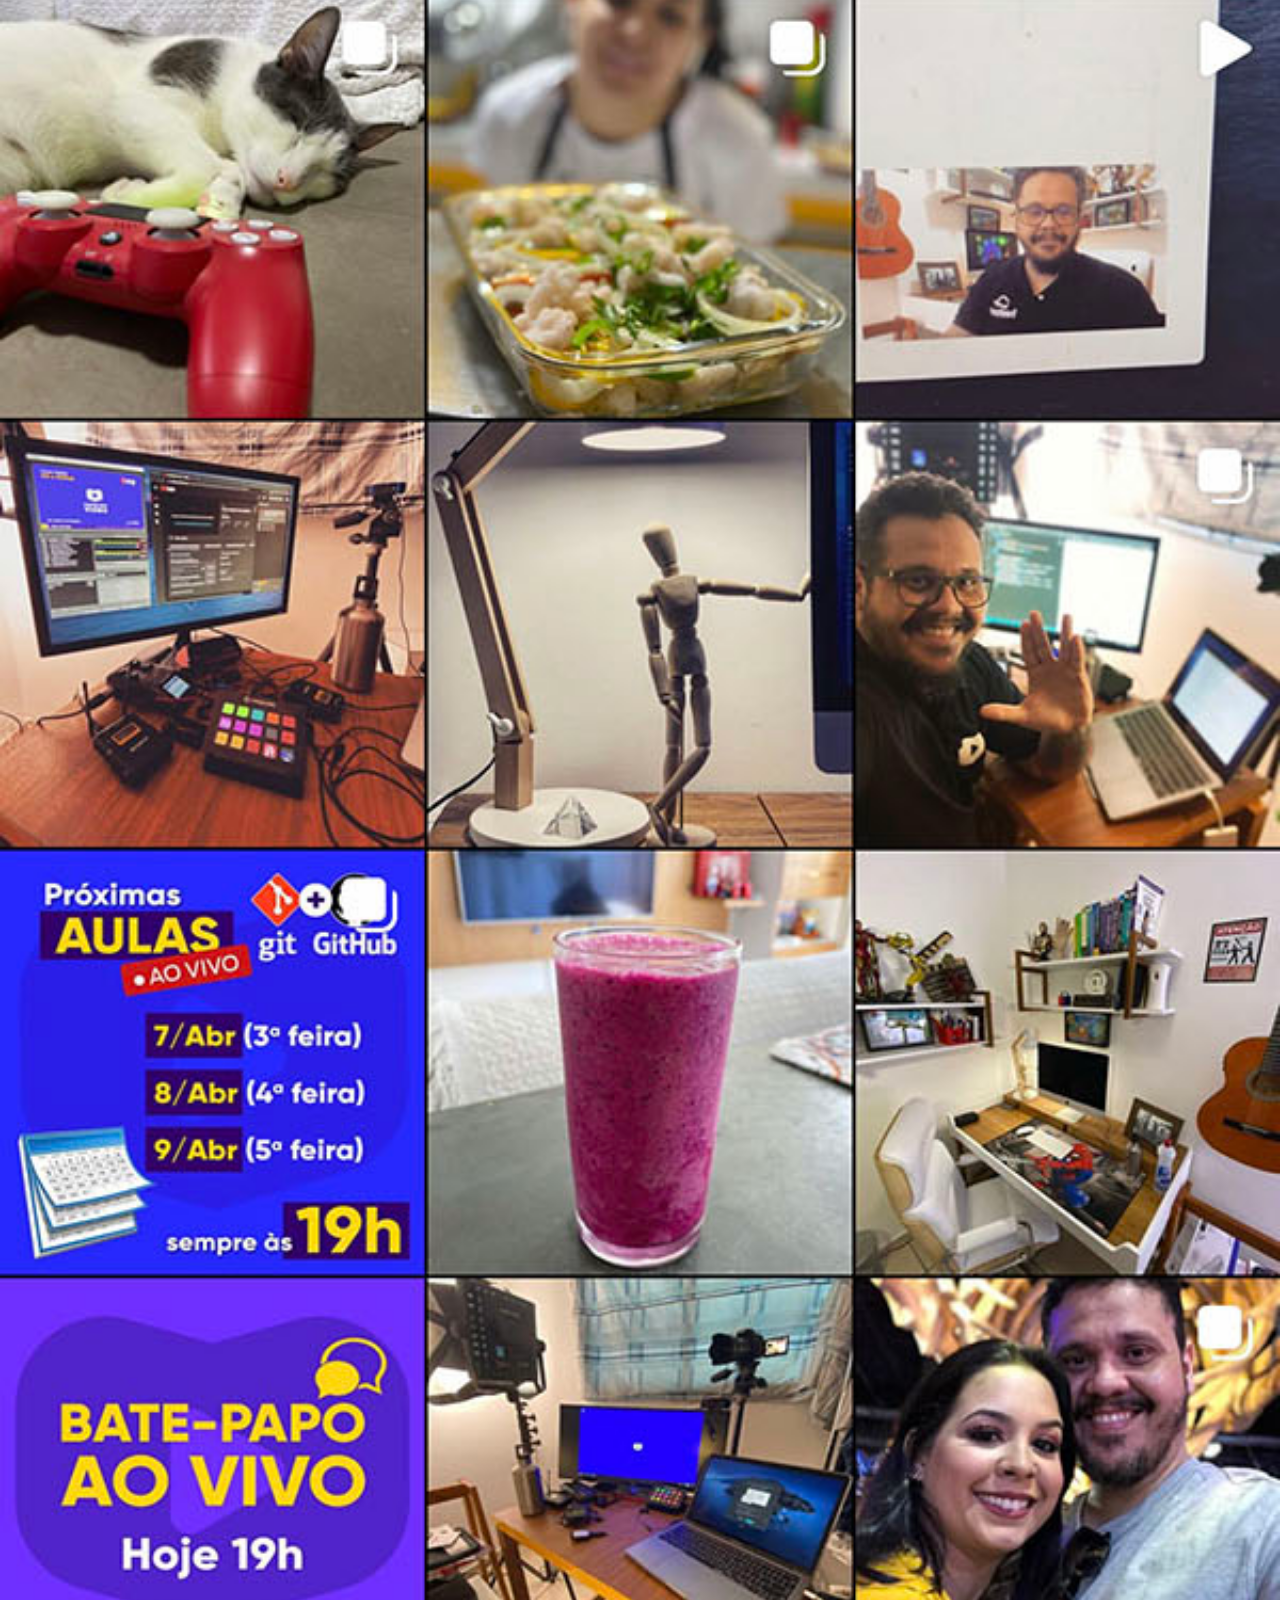
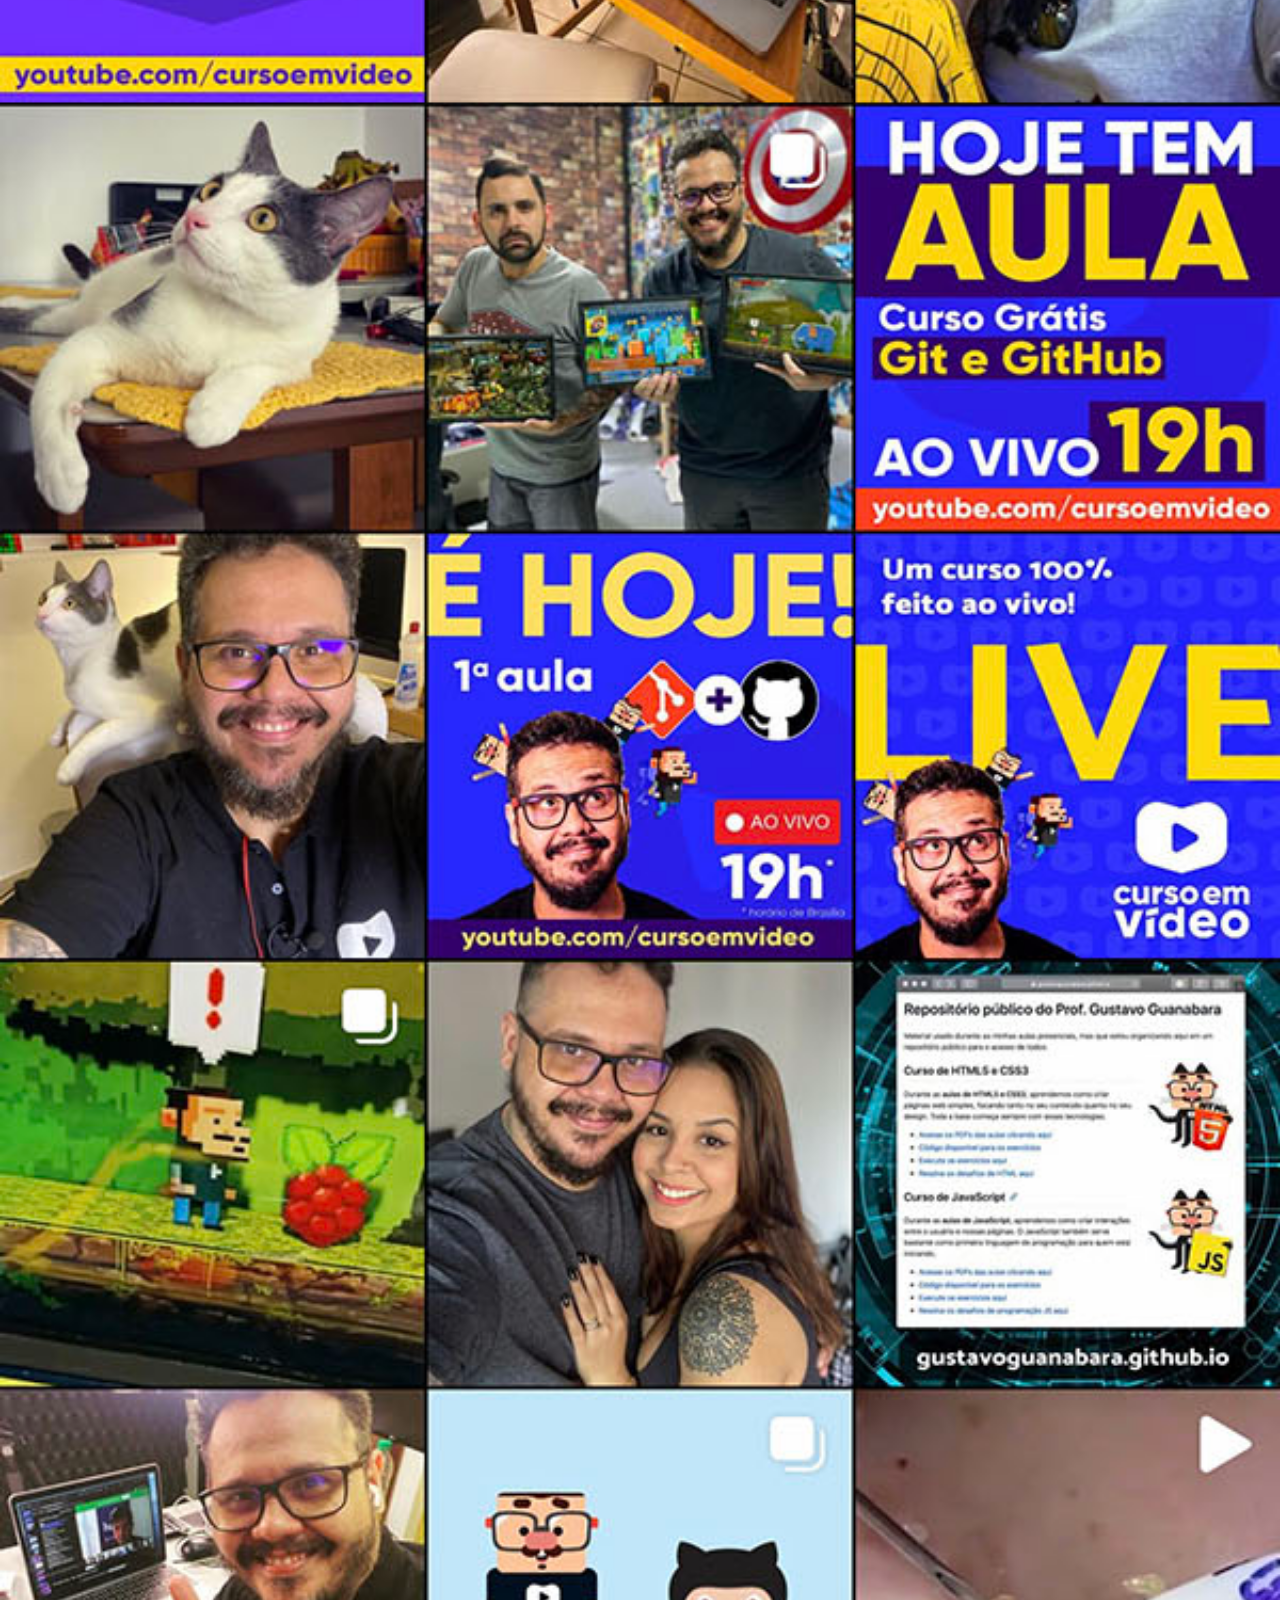
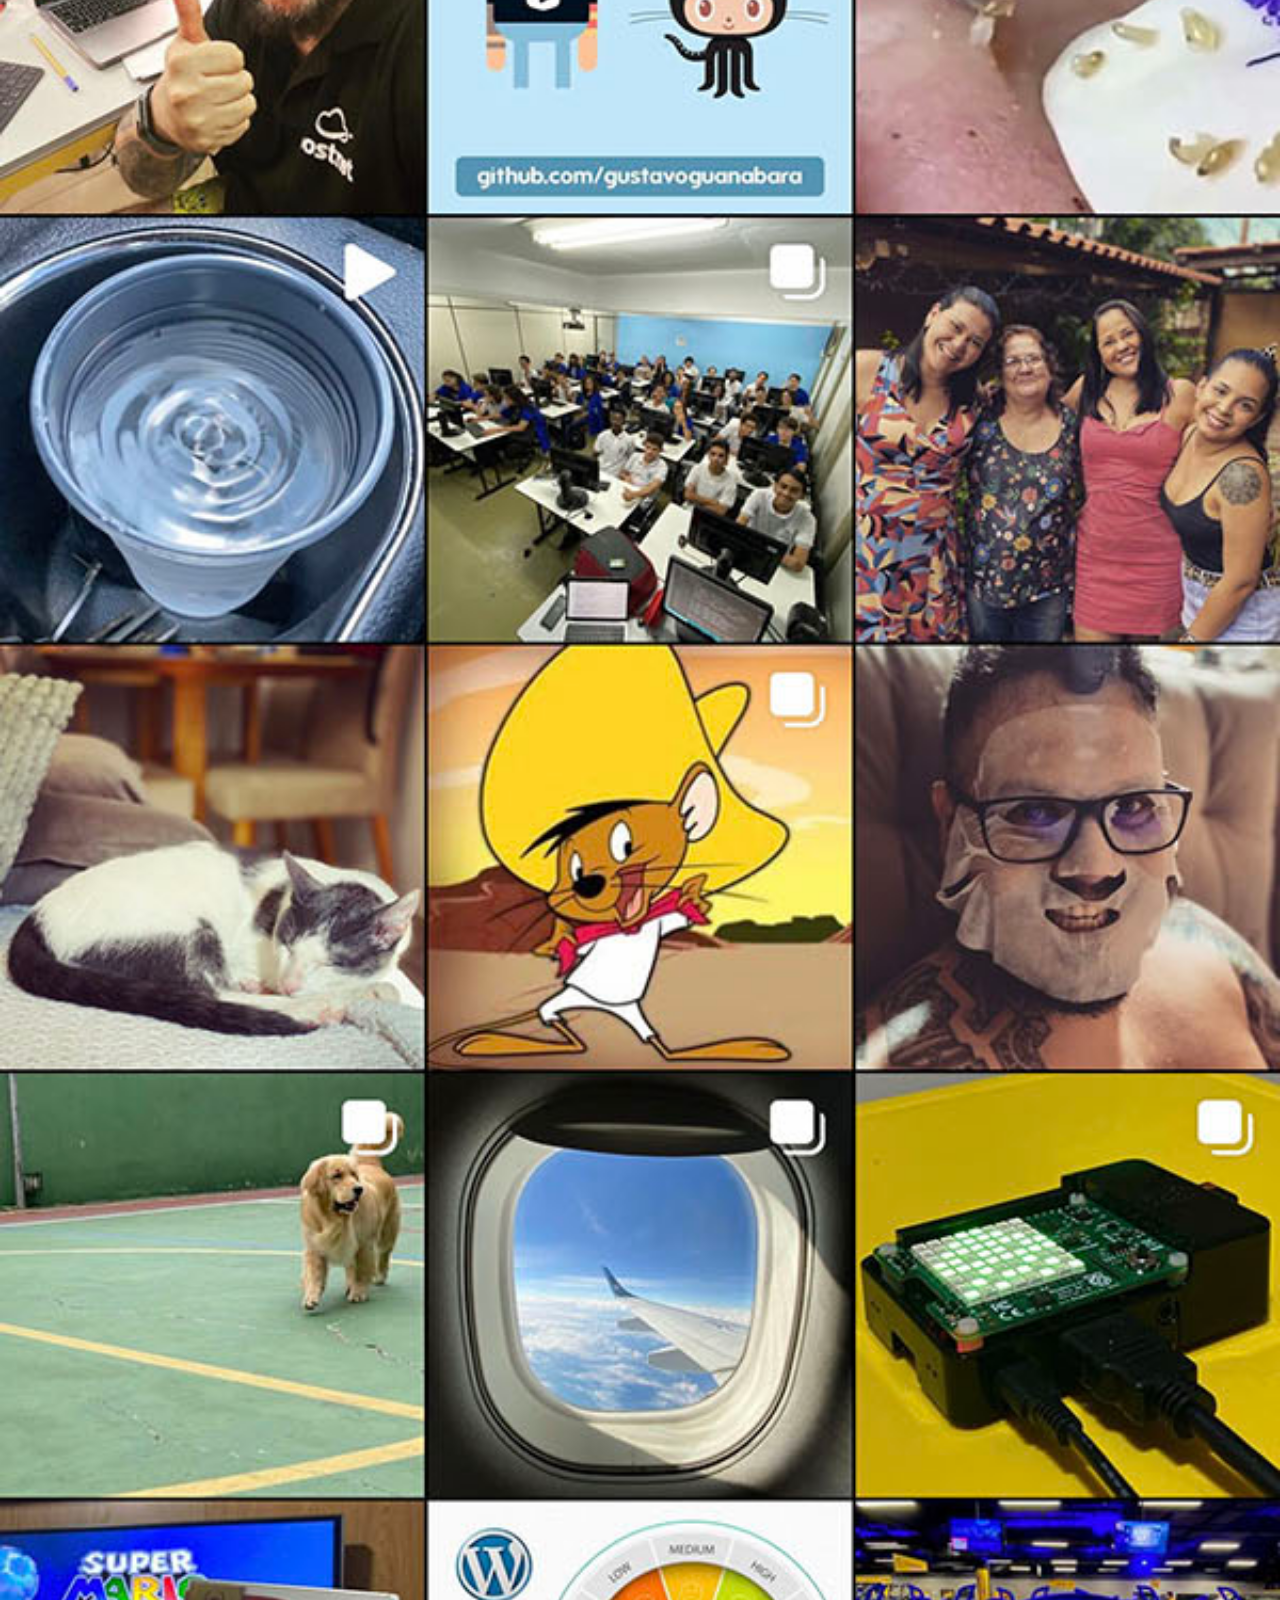
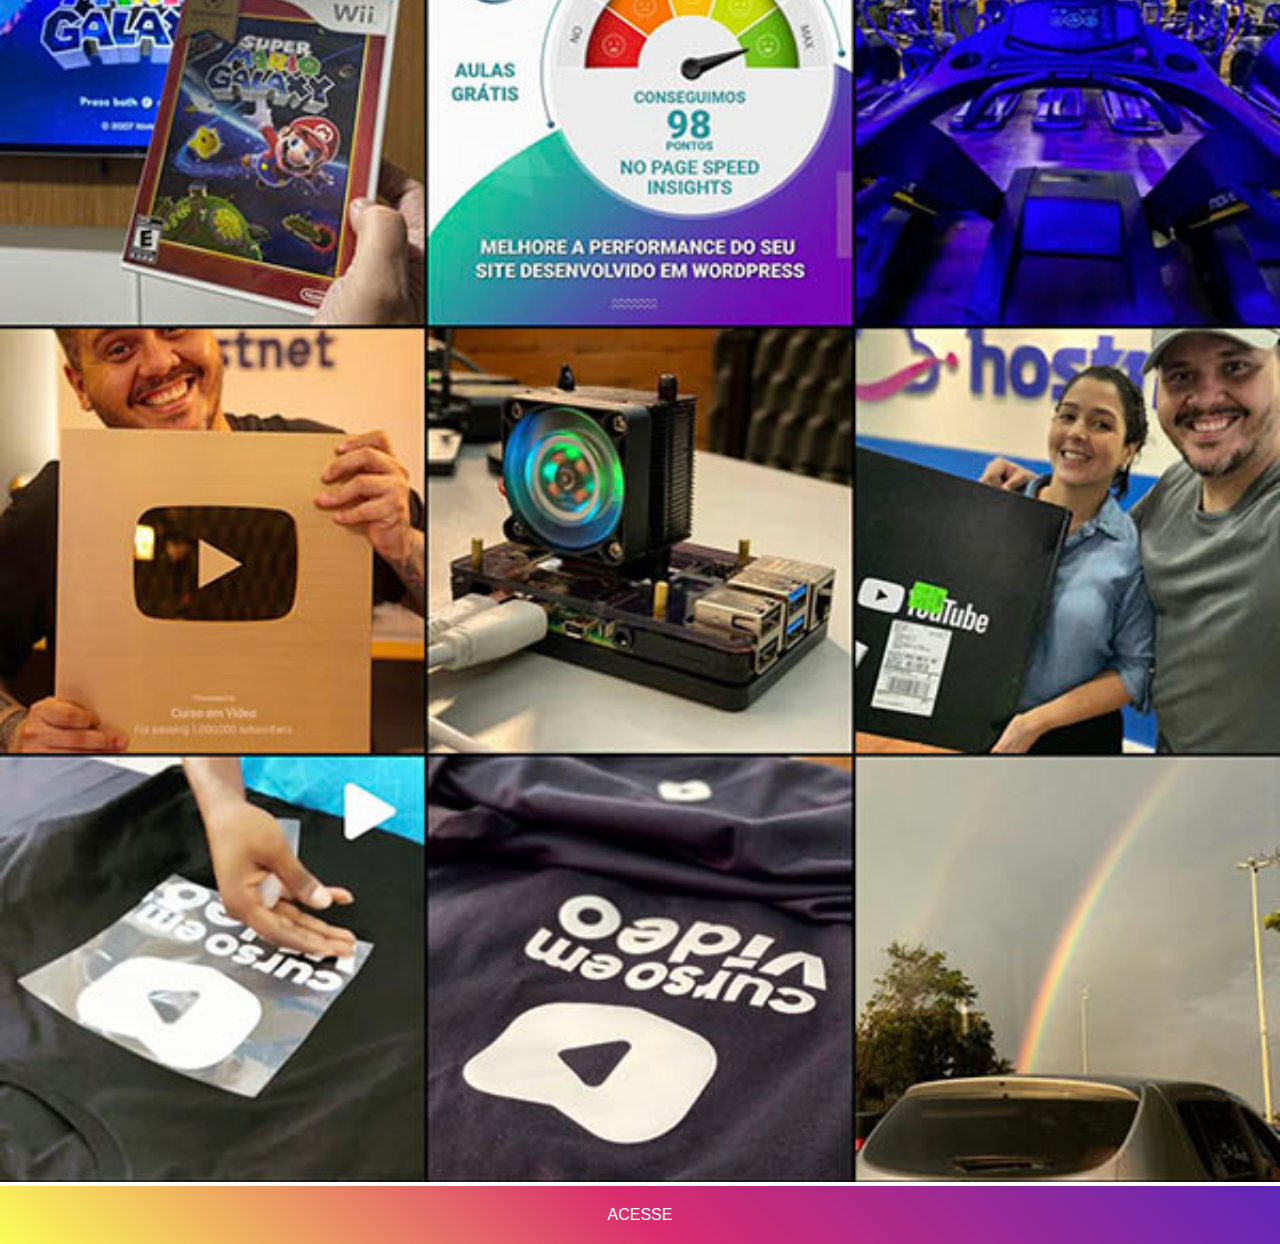
<file: instagram.html>
<!DOCTYPE html>
<html lang="pt-br">
<head>
    <meta charset="UTF-8">
    <meta name="viewport" content="width=device-width, initial-scale=1.0">
    <title>Document</title>
    <style>
        *{
            padding: 0px;
            margin: 0px;
        }
        body{
            font-family: Arial, Helvetica, sans-serif
            ;
        }
        img{
            width: 100%;
        }
        a{
            display: block;
            padding: 20px;
            background-image: linear-gradient(45deg, rgba(249, 253, 3, 0.664),rgb(218, 44, 110),rgb(95, 39, 185));
            text-align: center;
            text-transform: uppercase;
            color: white;
            text-decoration: none;
        }
        ::-webkit-scrollbar{
            width: 0px;
        }
    </style>
</head>
<body>
    <img src="pacote-d013/imagens/tela-instagram.jpg" alt="">
    <a href="https://github.com/farolfa?tab=repositories" target="_blank">acesse</a>
</body>
</html>
</file>
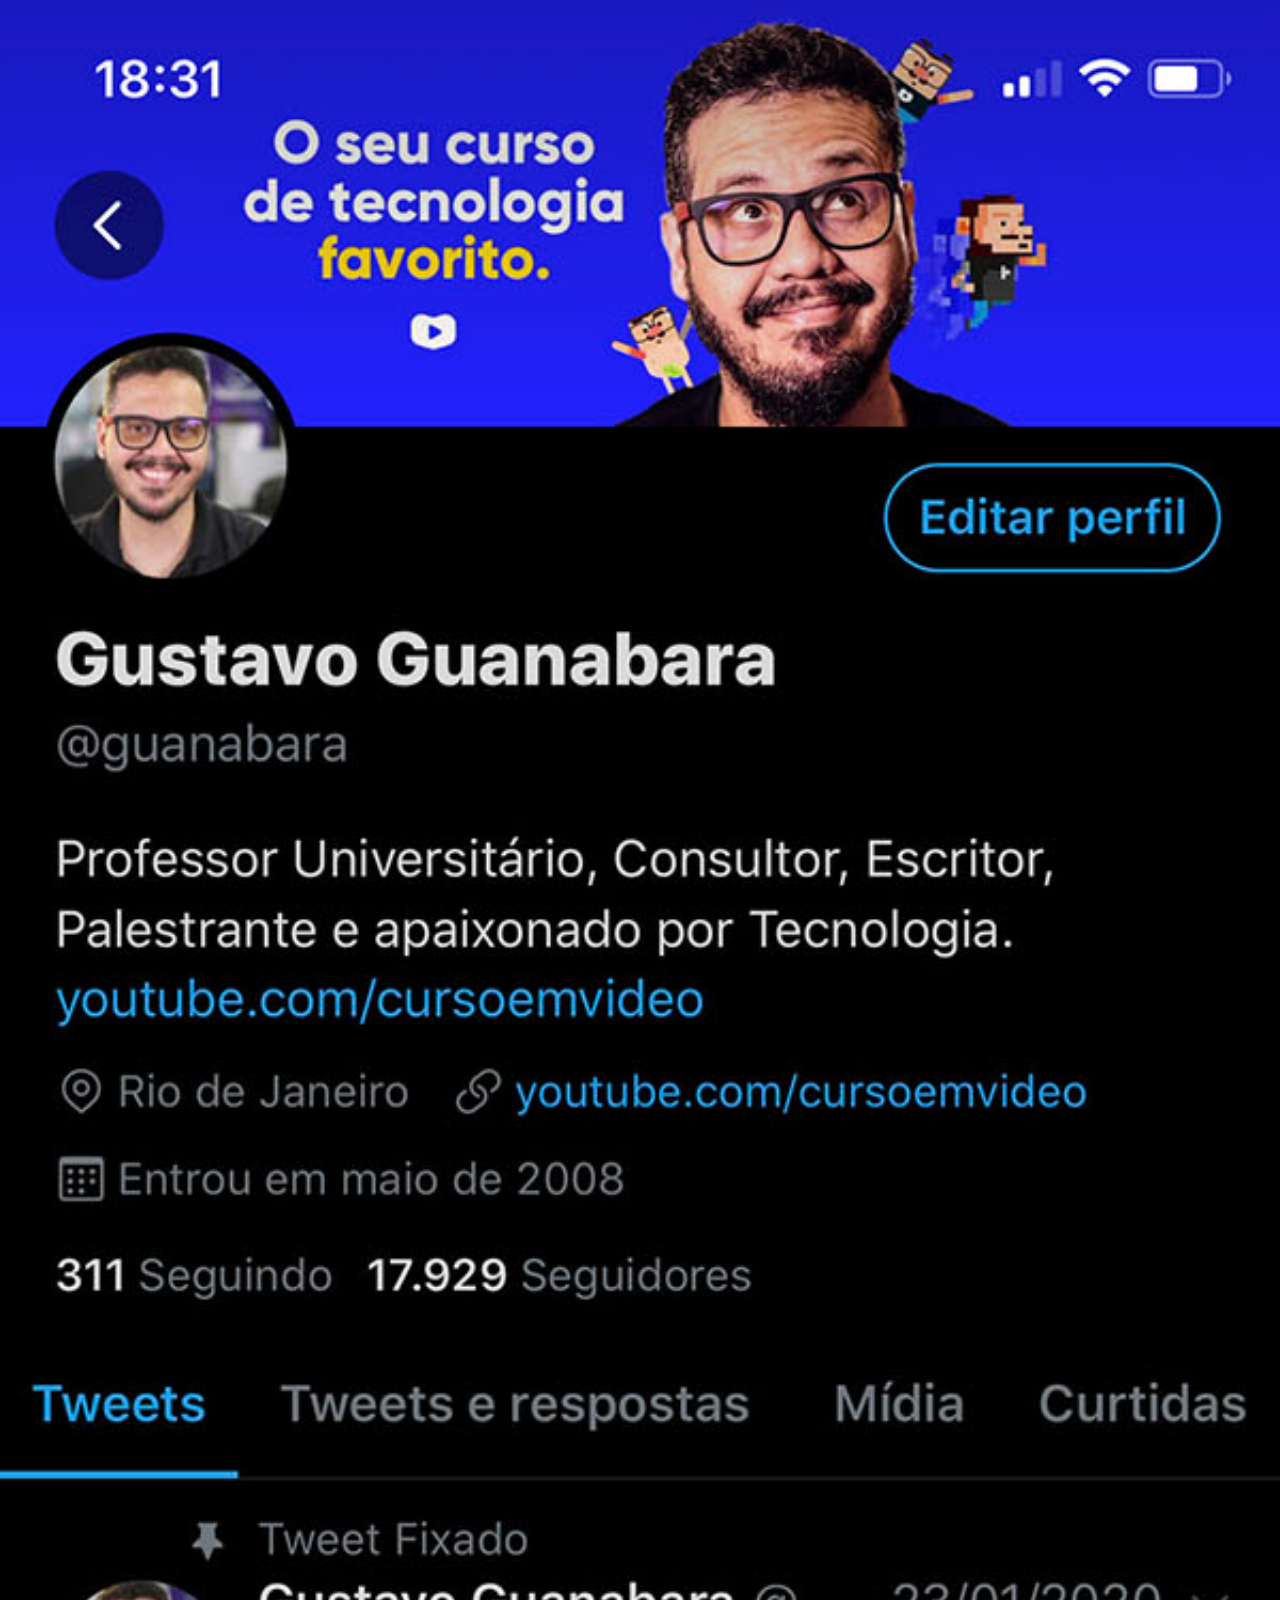
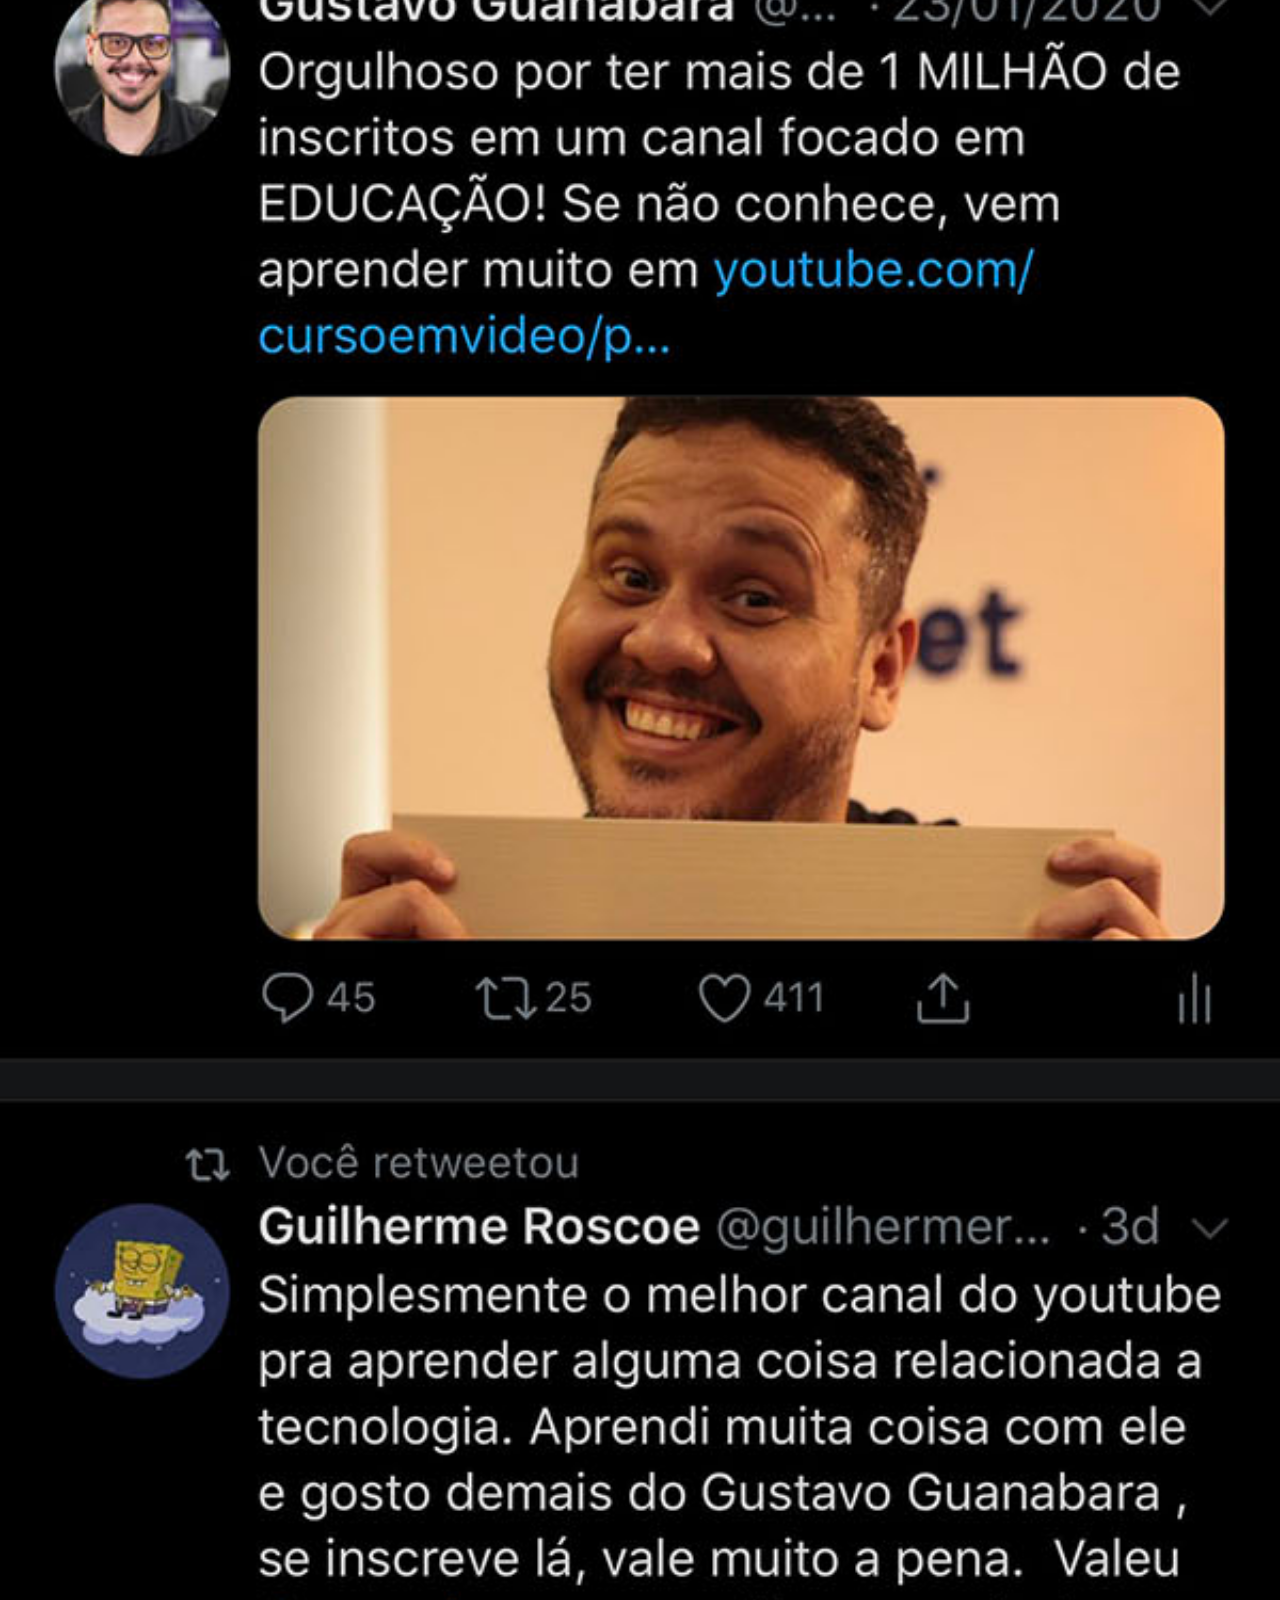
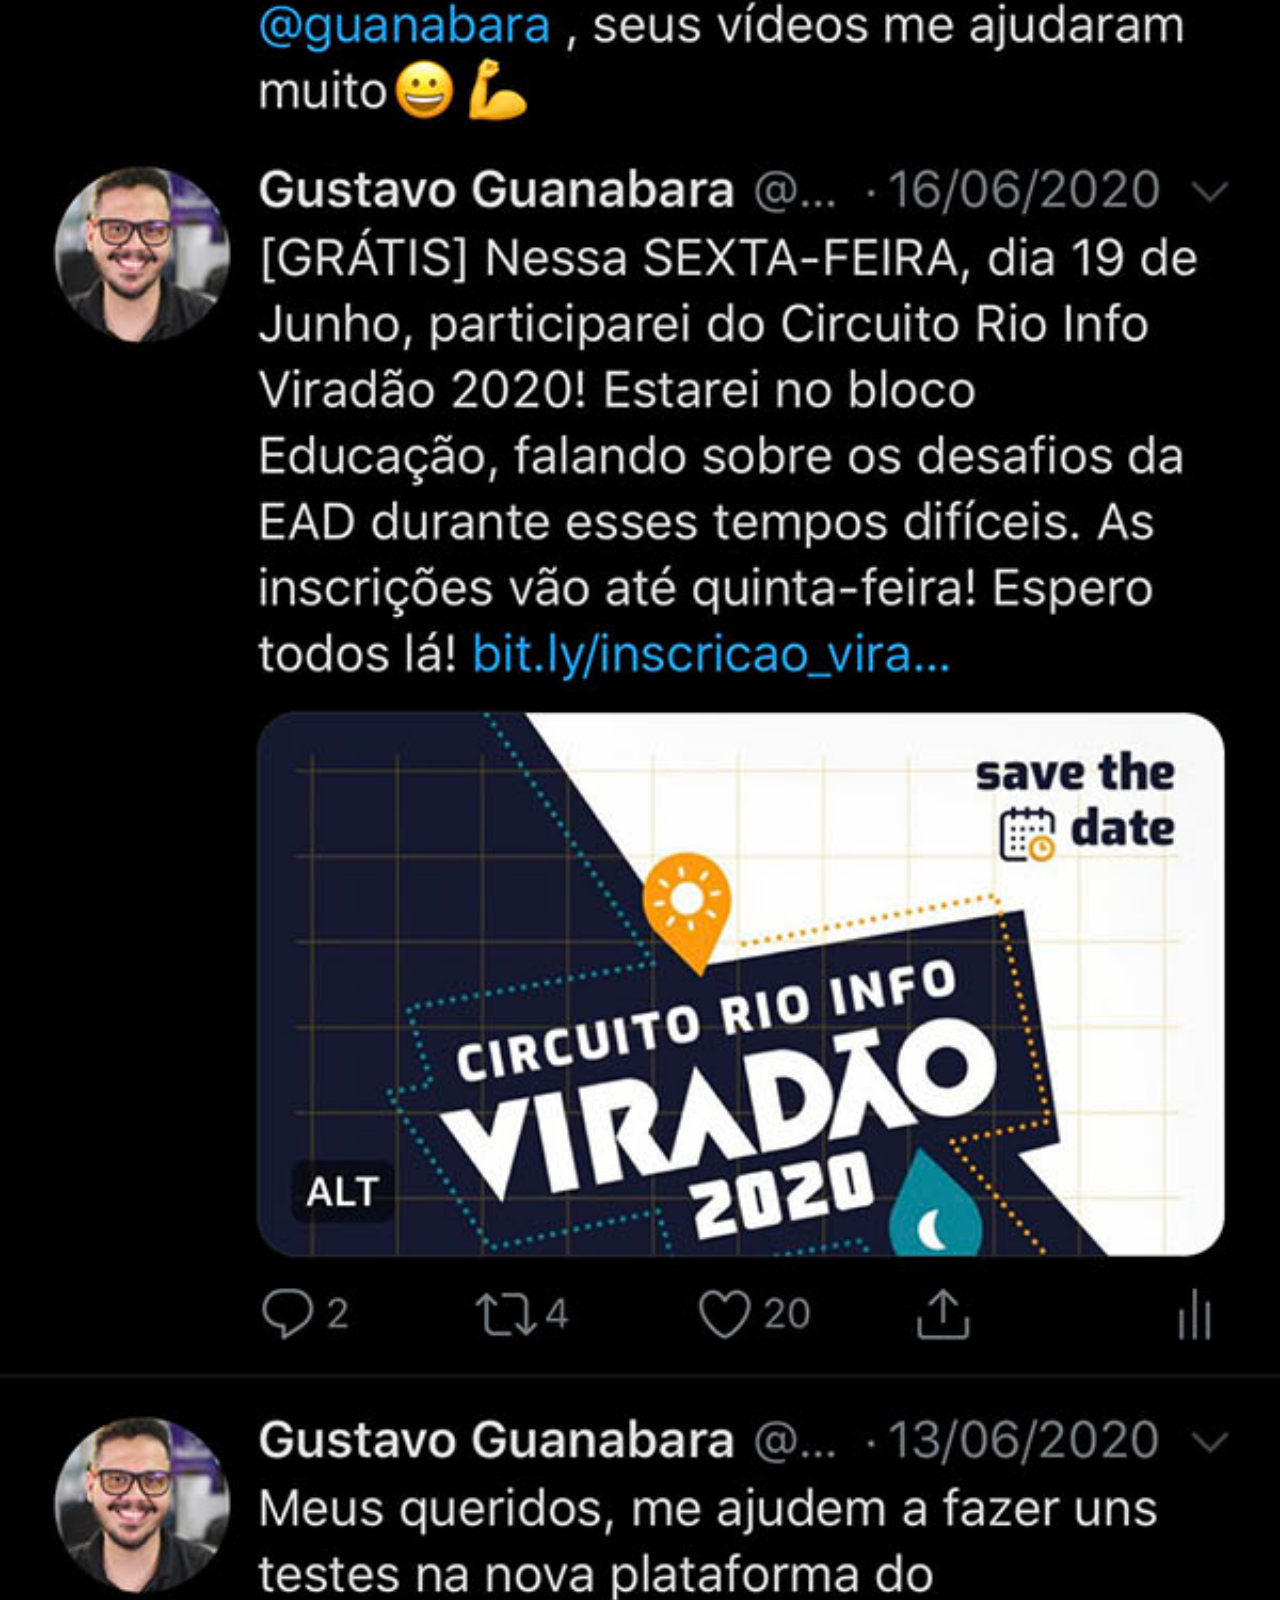
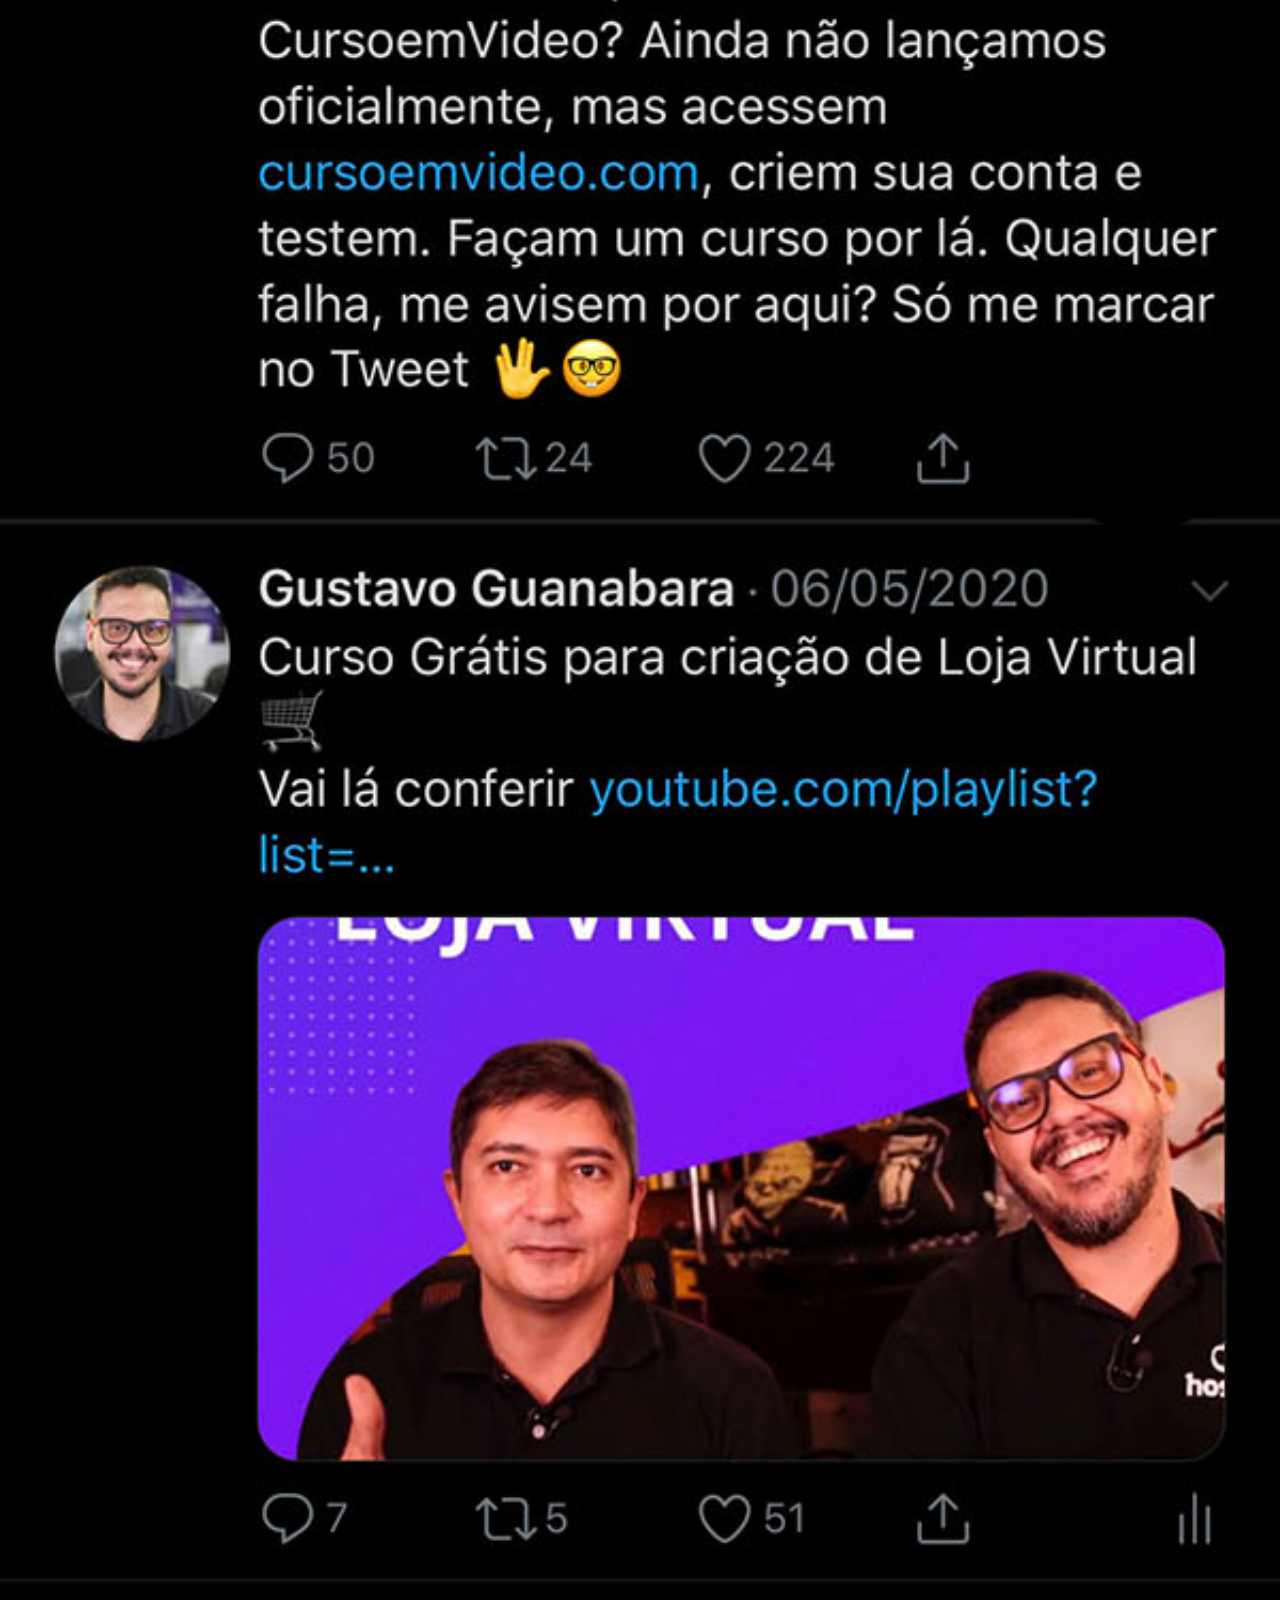
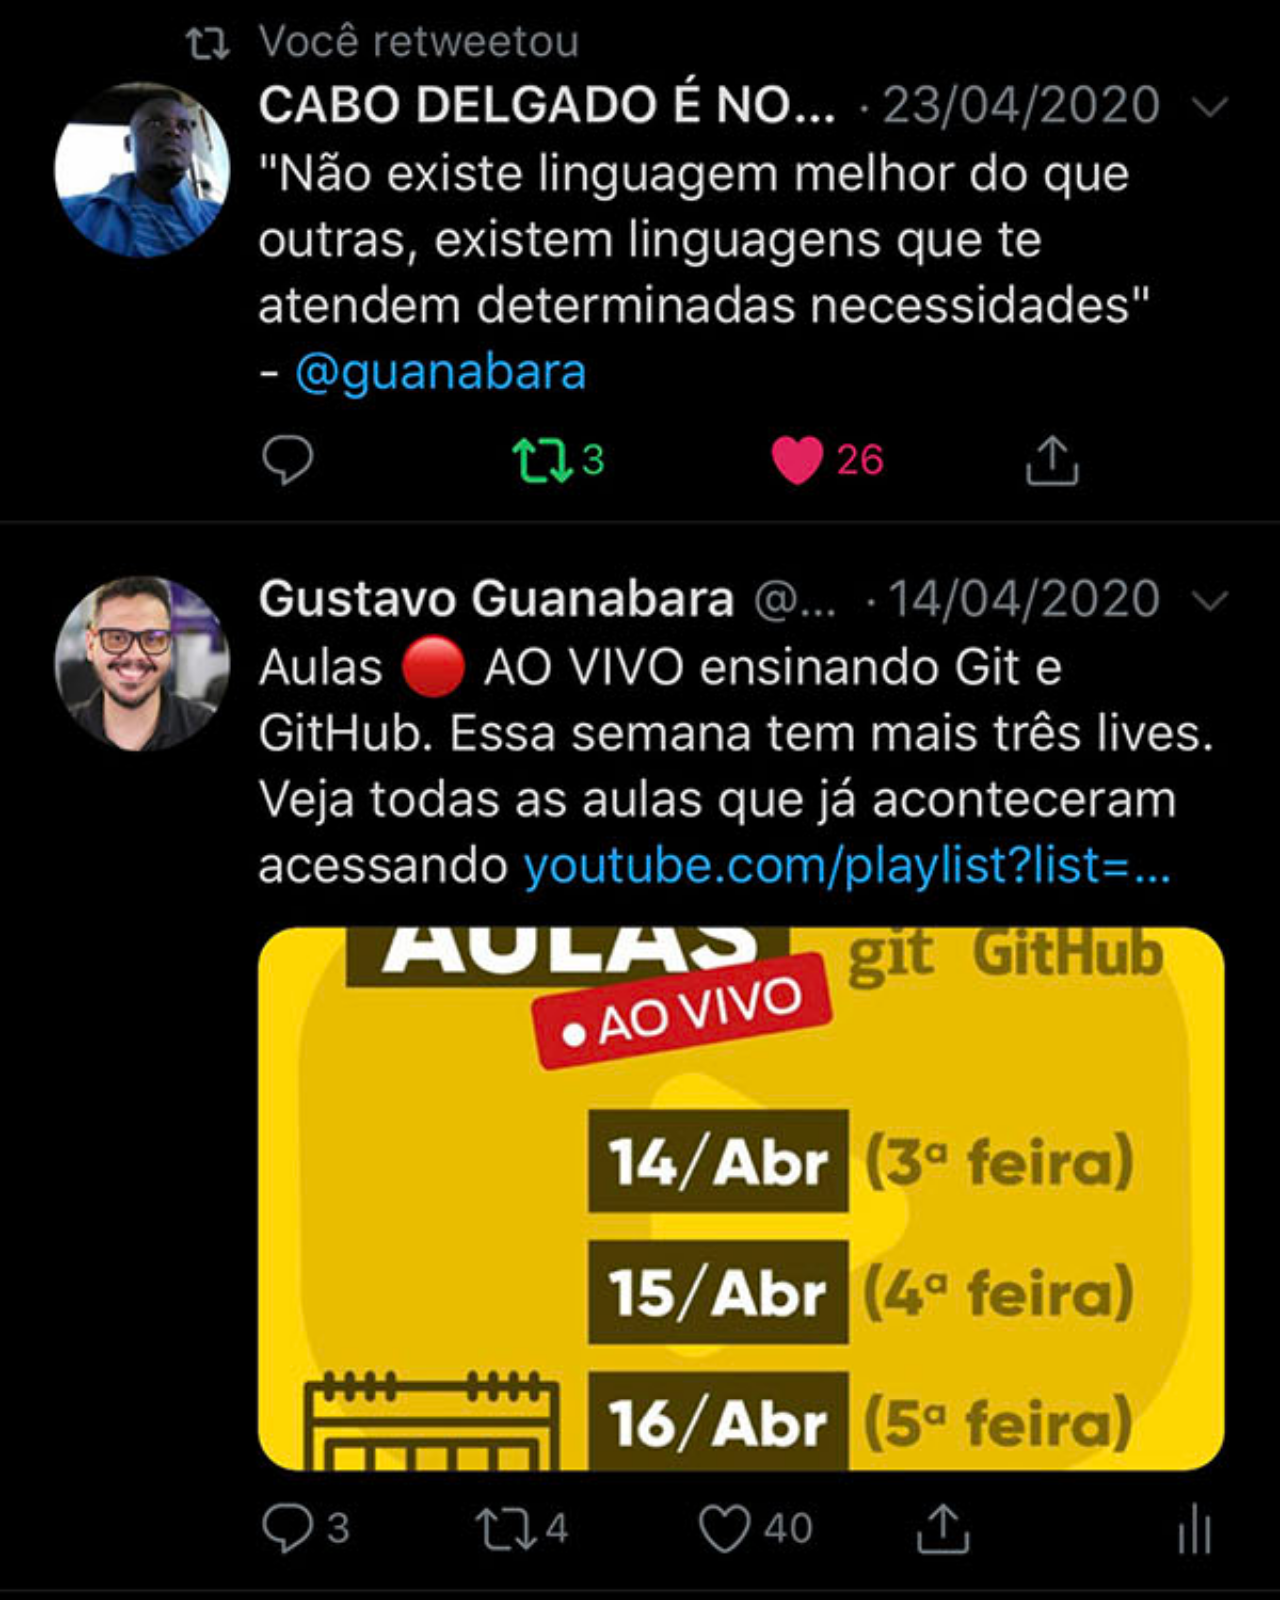
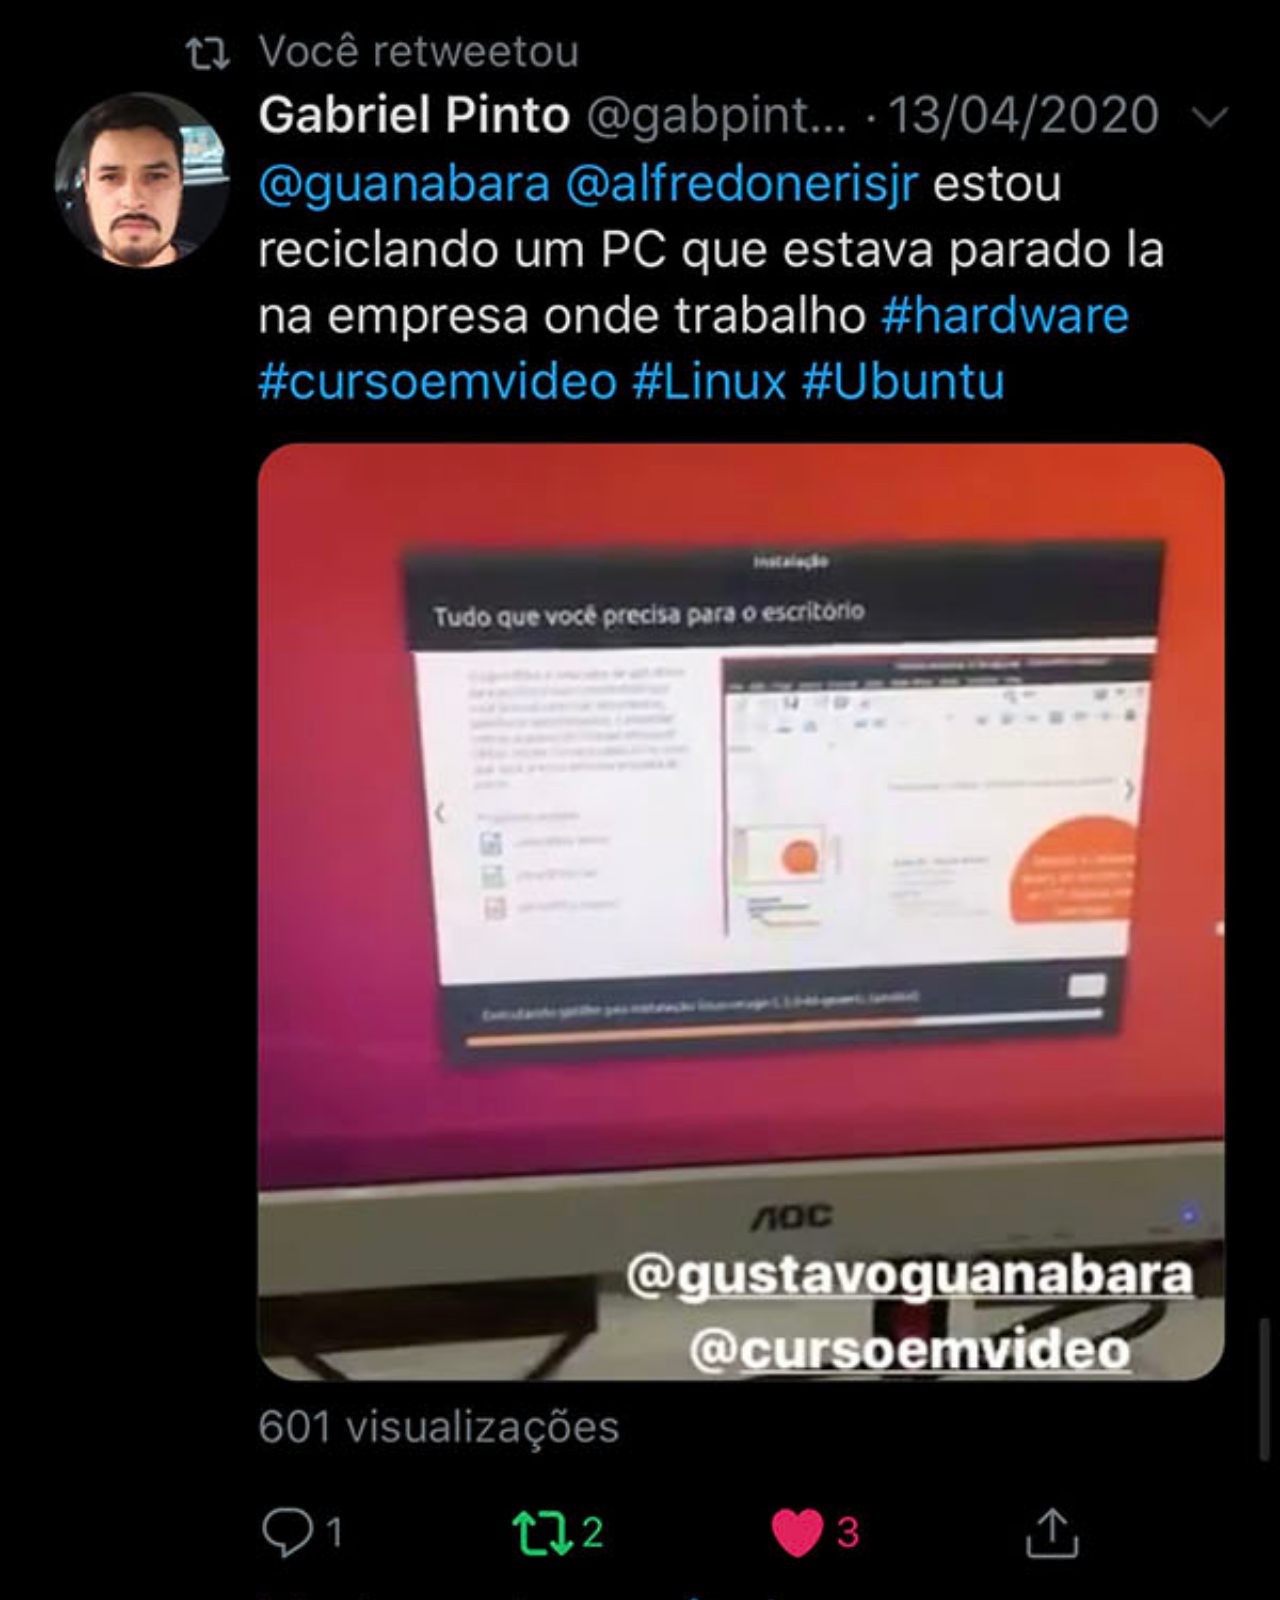
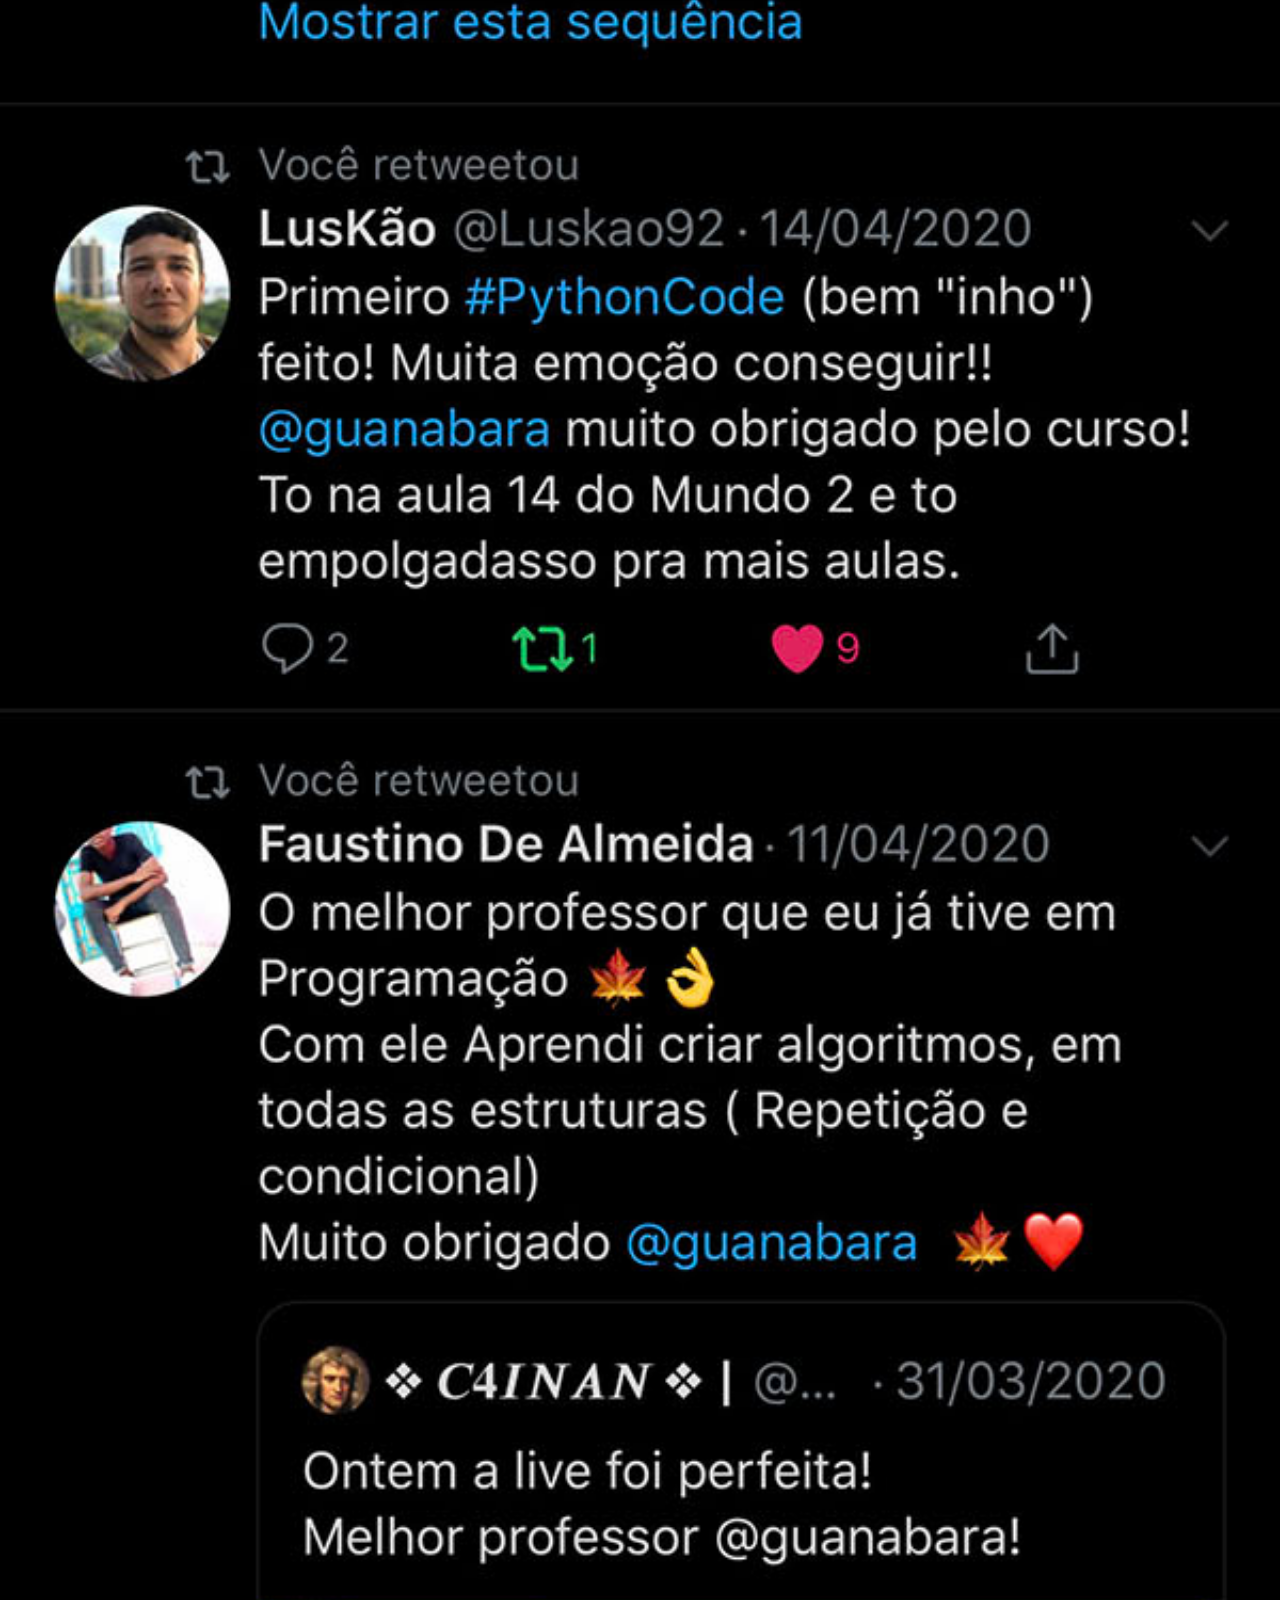
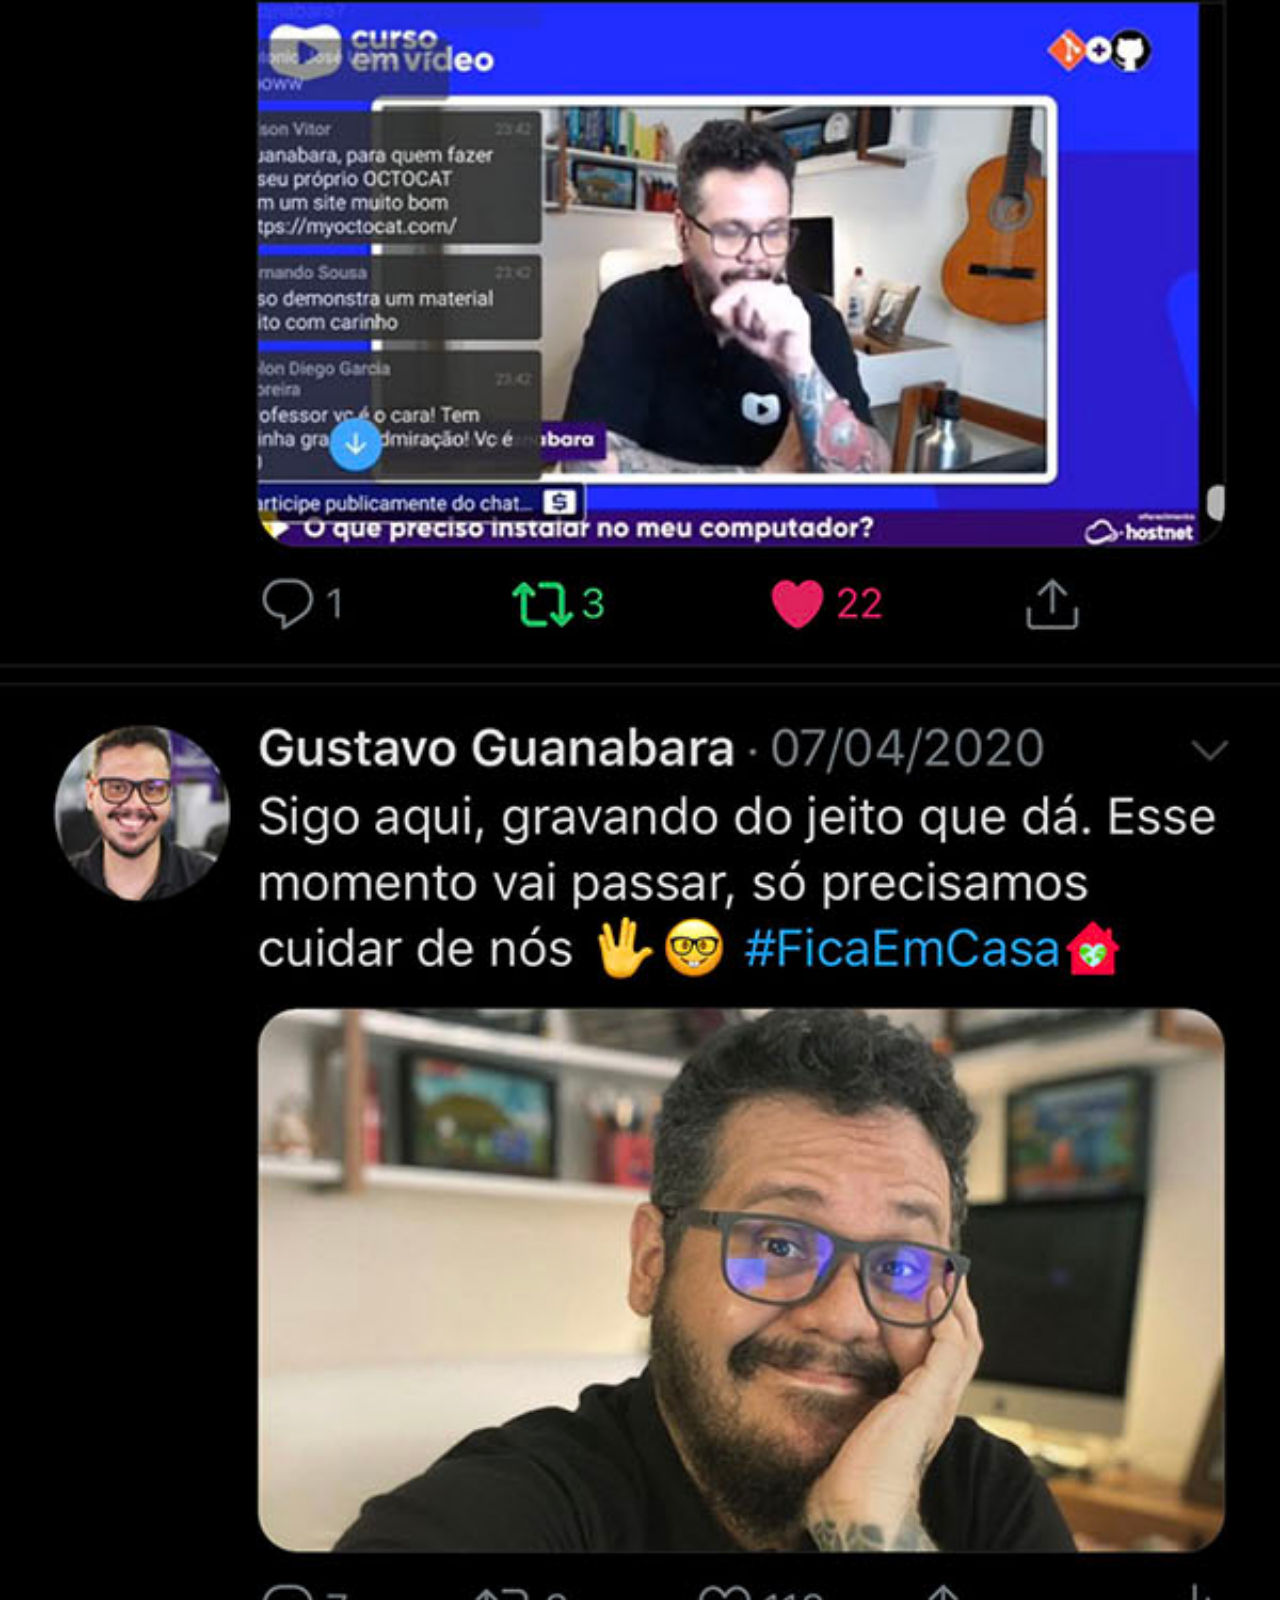
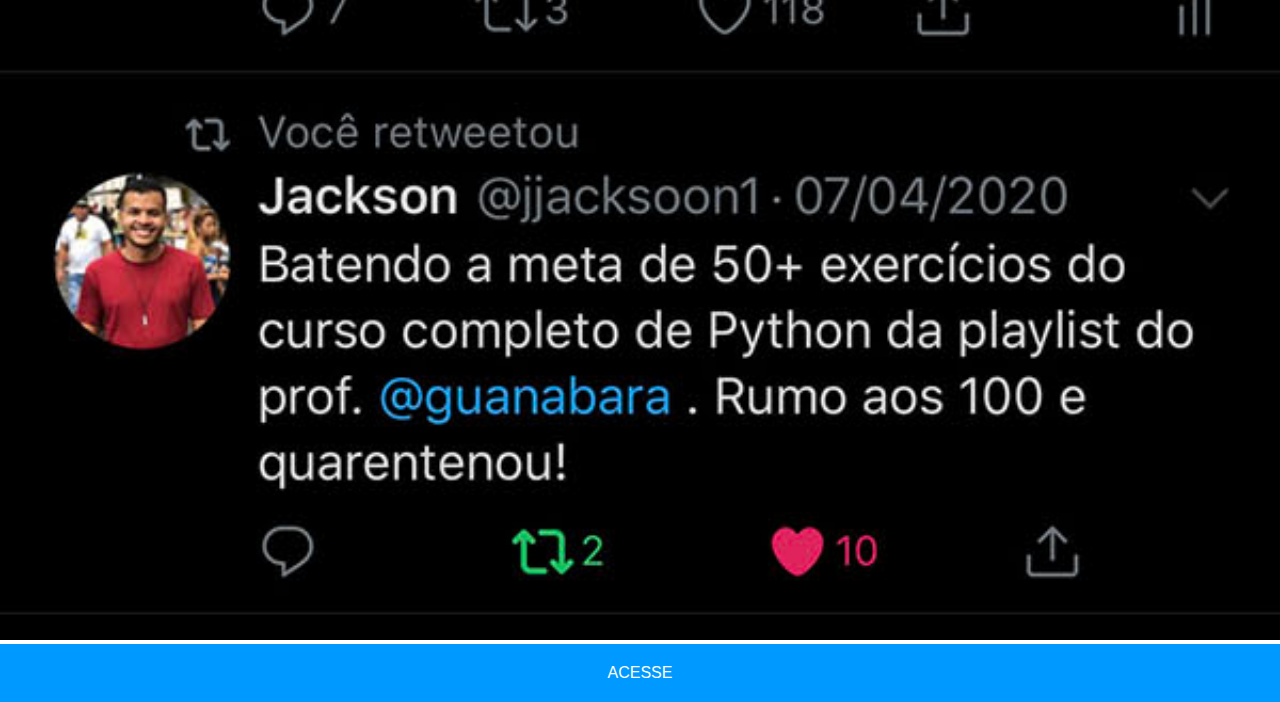
<file: x.html>
<!DOCTYPE html>
<html lang="pt-br">
<head>
    <meta charset="UTF-8">
    <meta name="viewport" content="width=device-width, initial-scale=1.0">
    <title>Document</title>
    <style>
        *{
            padding: 0px;
            margin: 0px;
        }
        body{
            font-family: Arial, Helvetica, sans-serif
            ;
        }
        img{
            width: 100%;
        }
        a{
            display: block;
            padding: 20px;
            background-color: rgb(0, 153, 255);
            text-align: center;
            text-transform: uppercase;
            color: white;
            text-decoration: none;
        }
        ::-webkit-scrollbar{
            width: 0px;
        }
    </style>
</head>
<body>
    <img src="pacote-d013/imagens/tela-twitter.jpg" alt="">
    <a href="https://github.com/farolfa?tab=repositories" target="_blank">acesse</a>
</body>
</html>
</file>
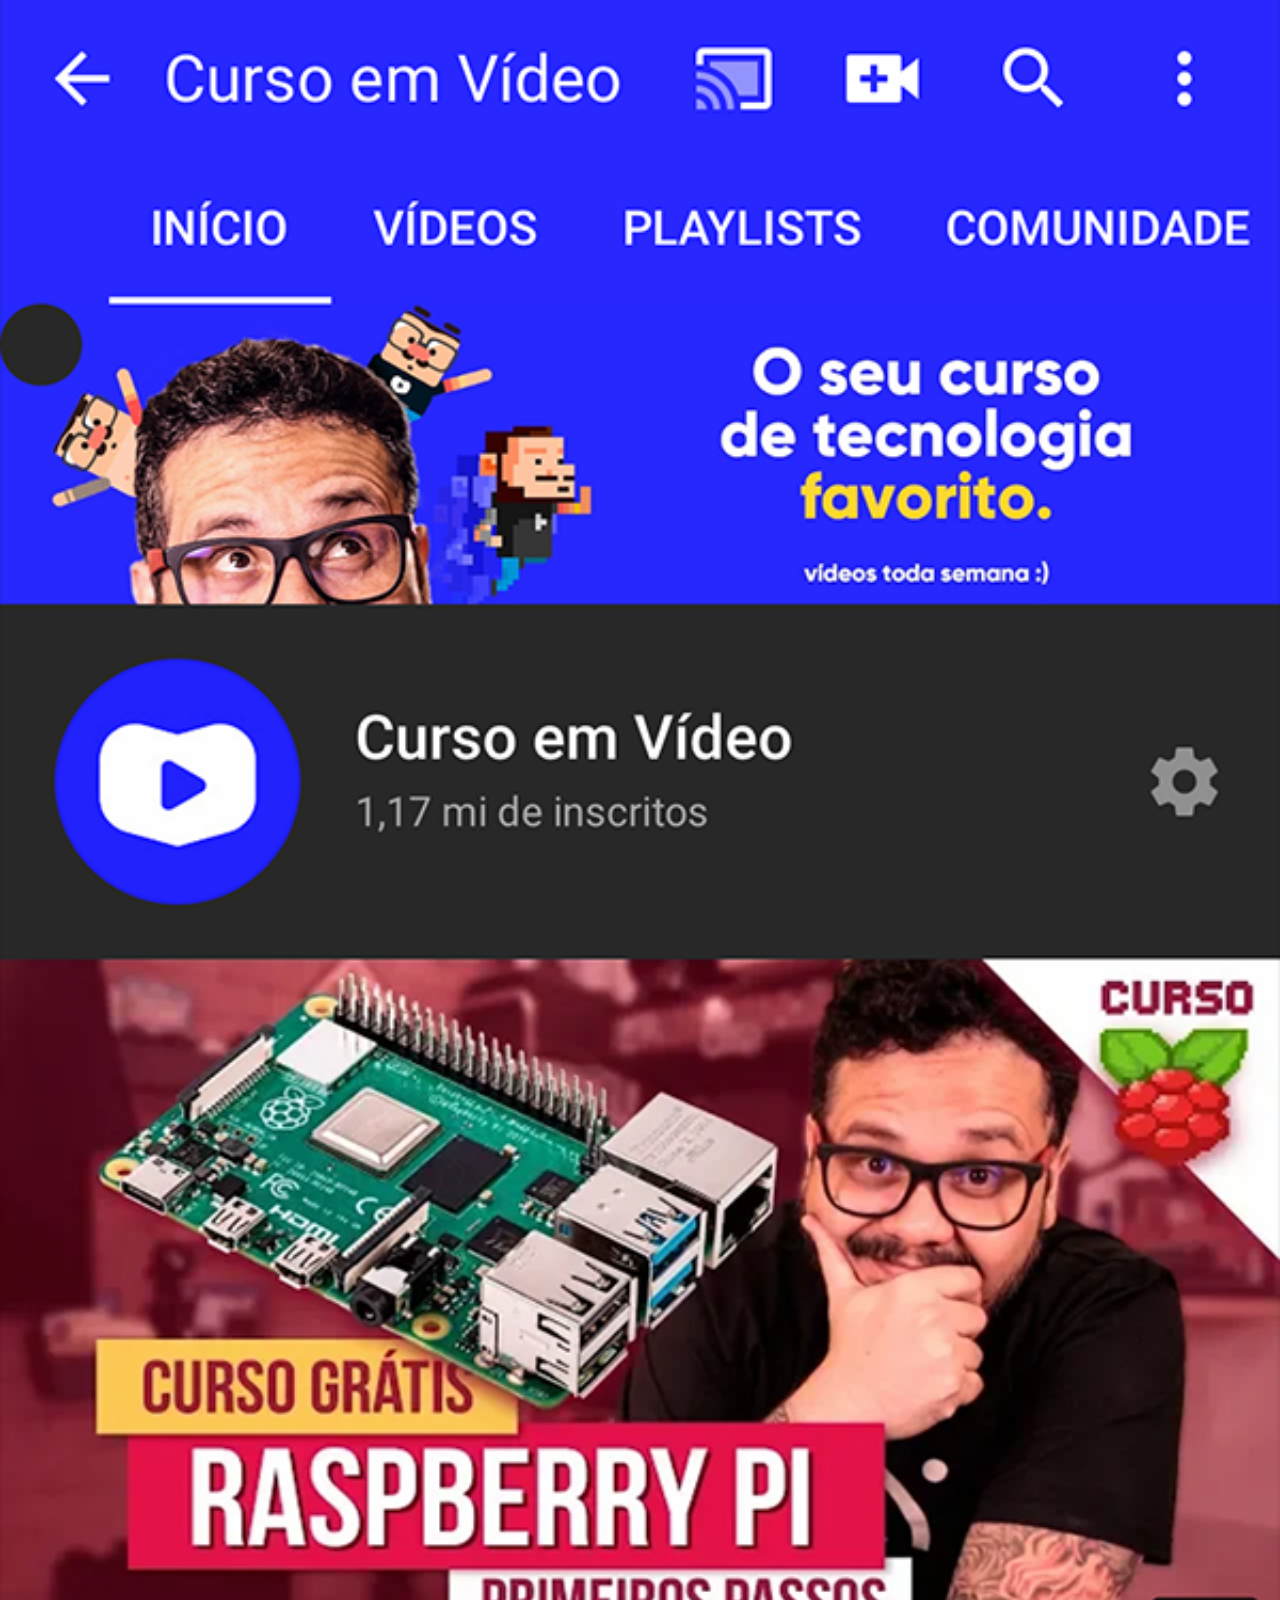
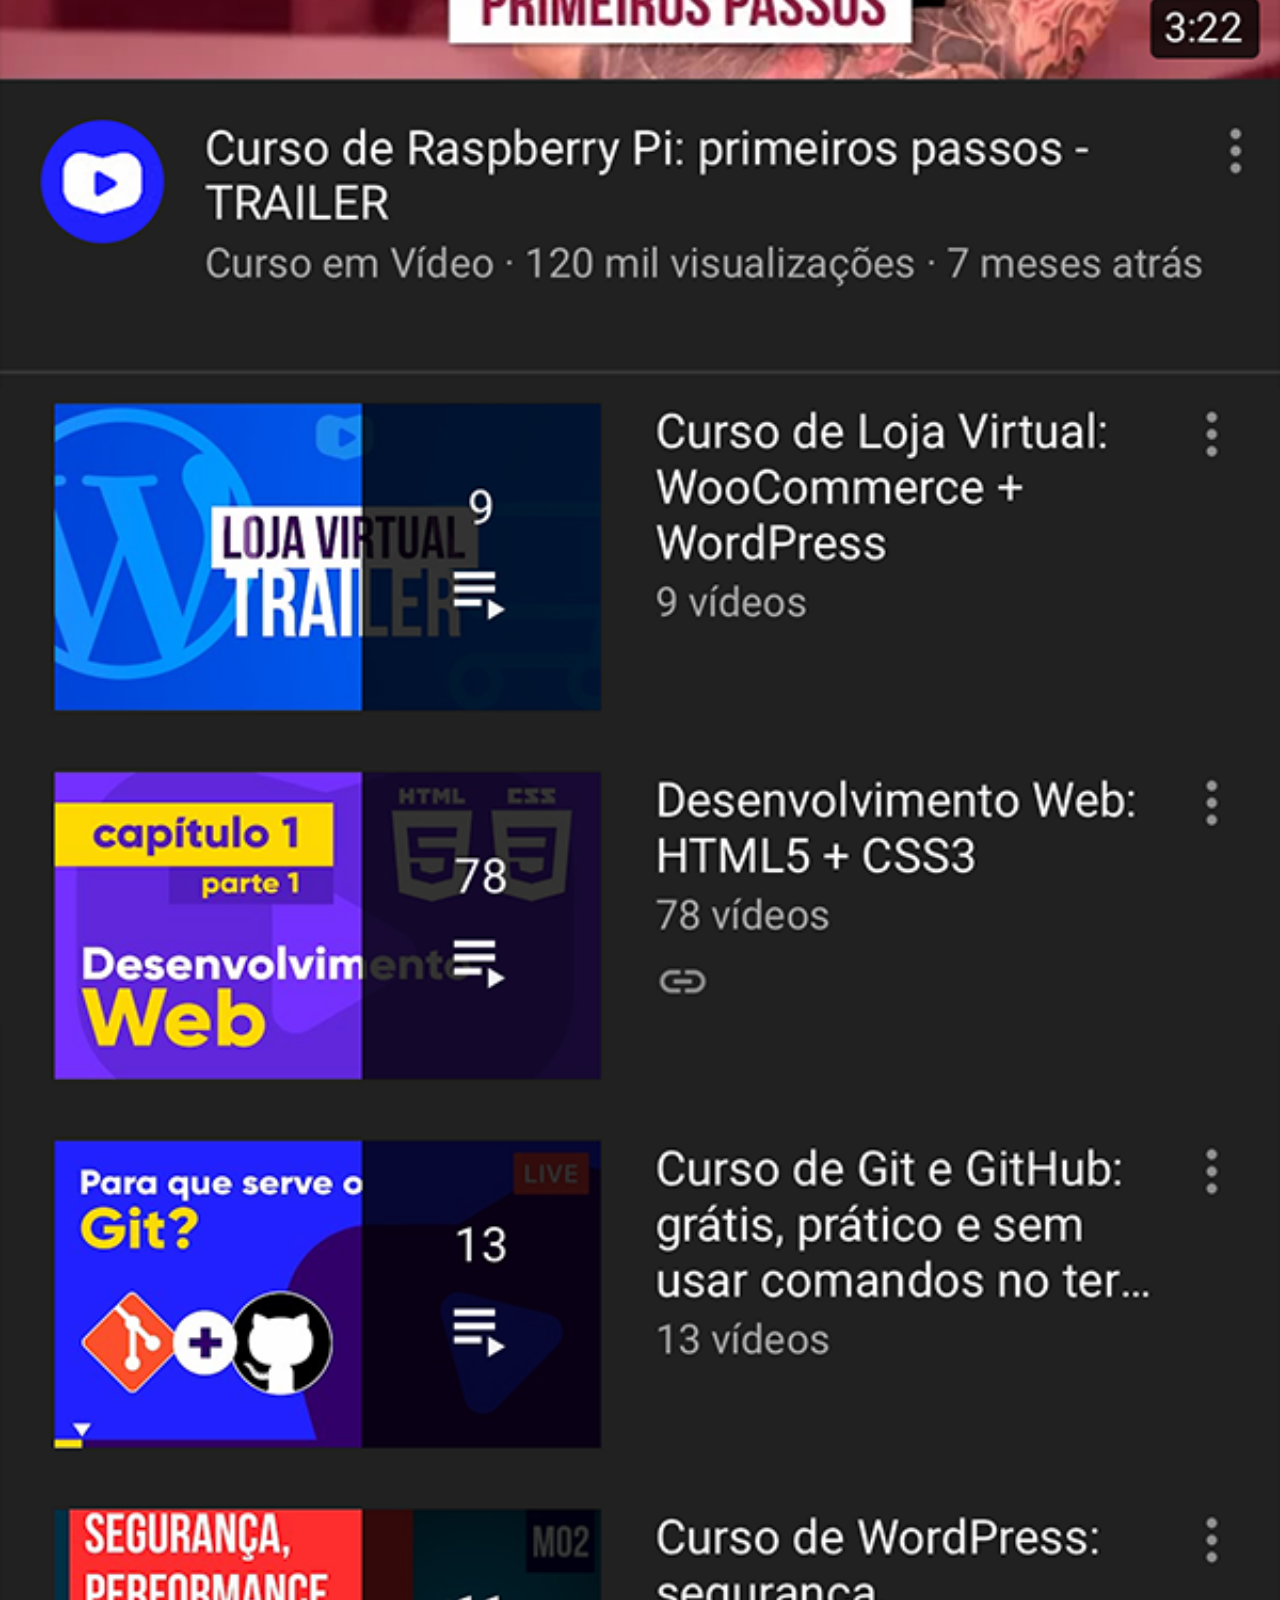
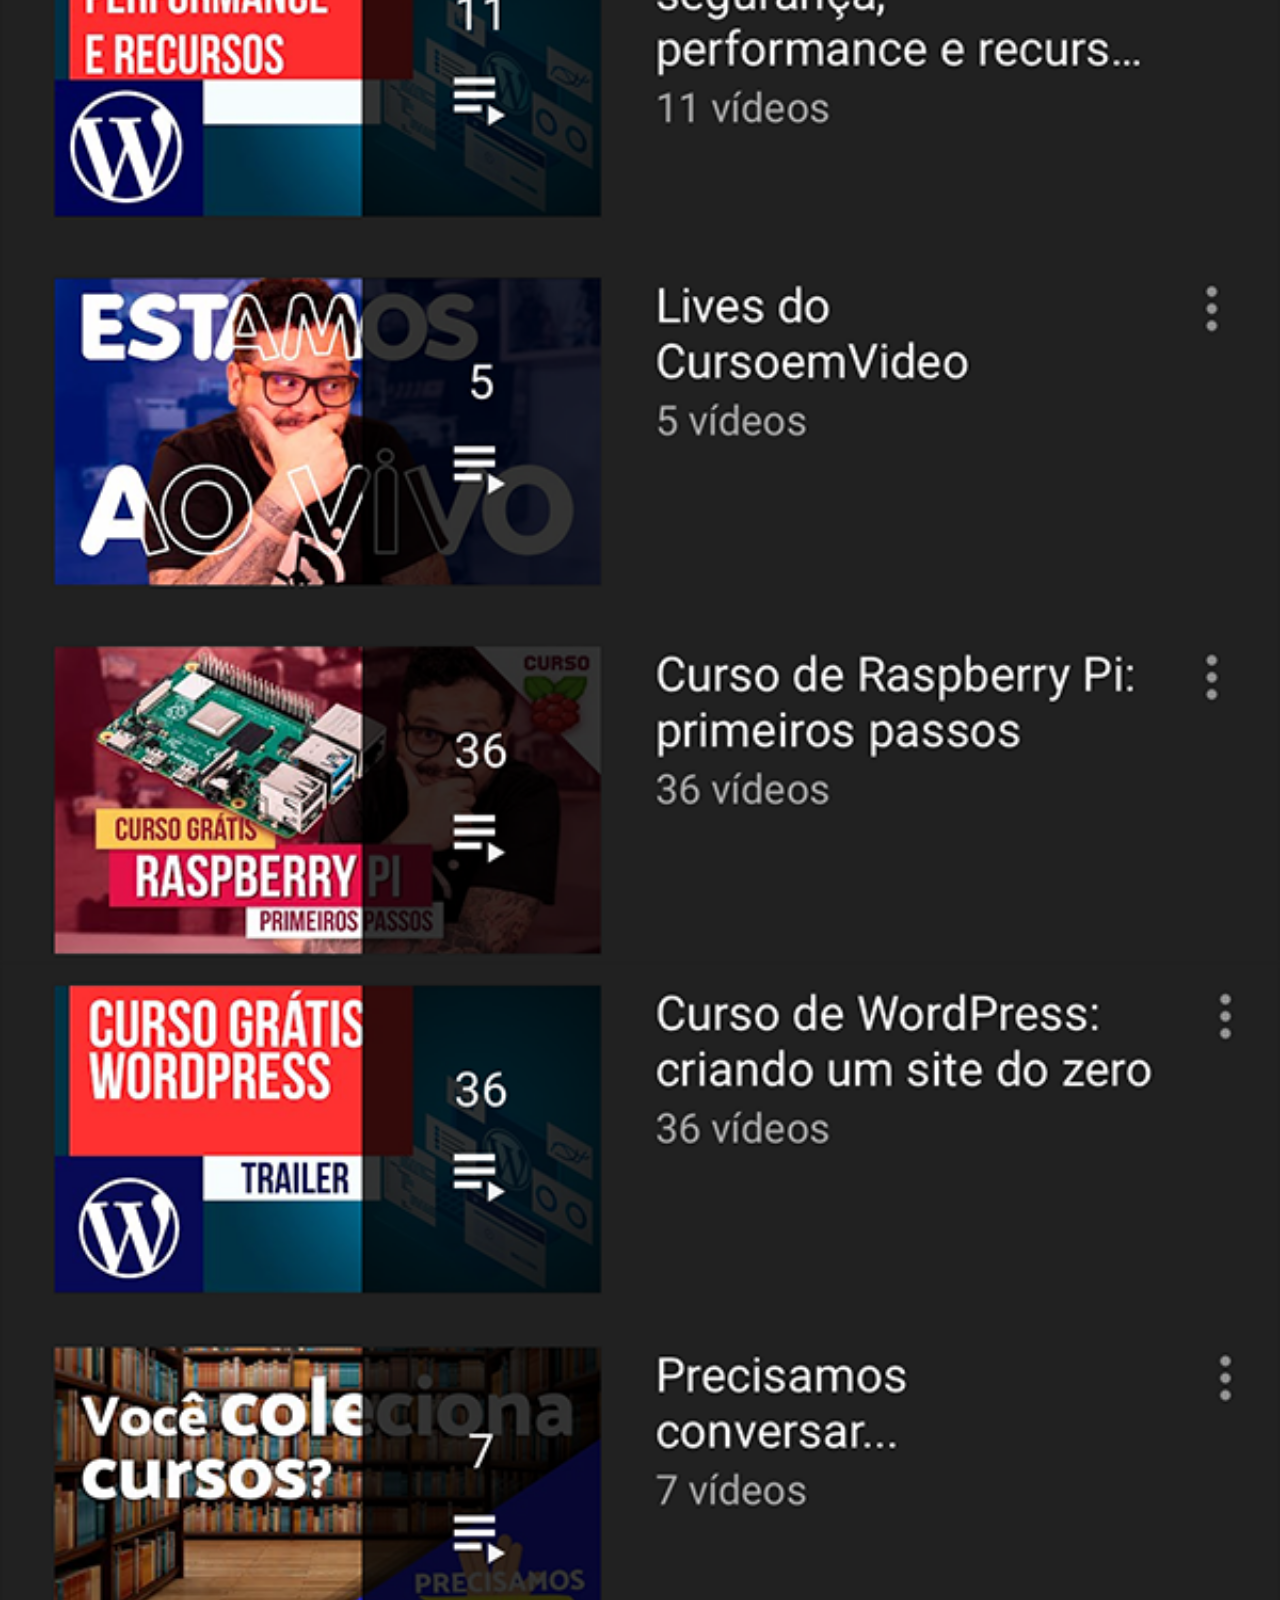
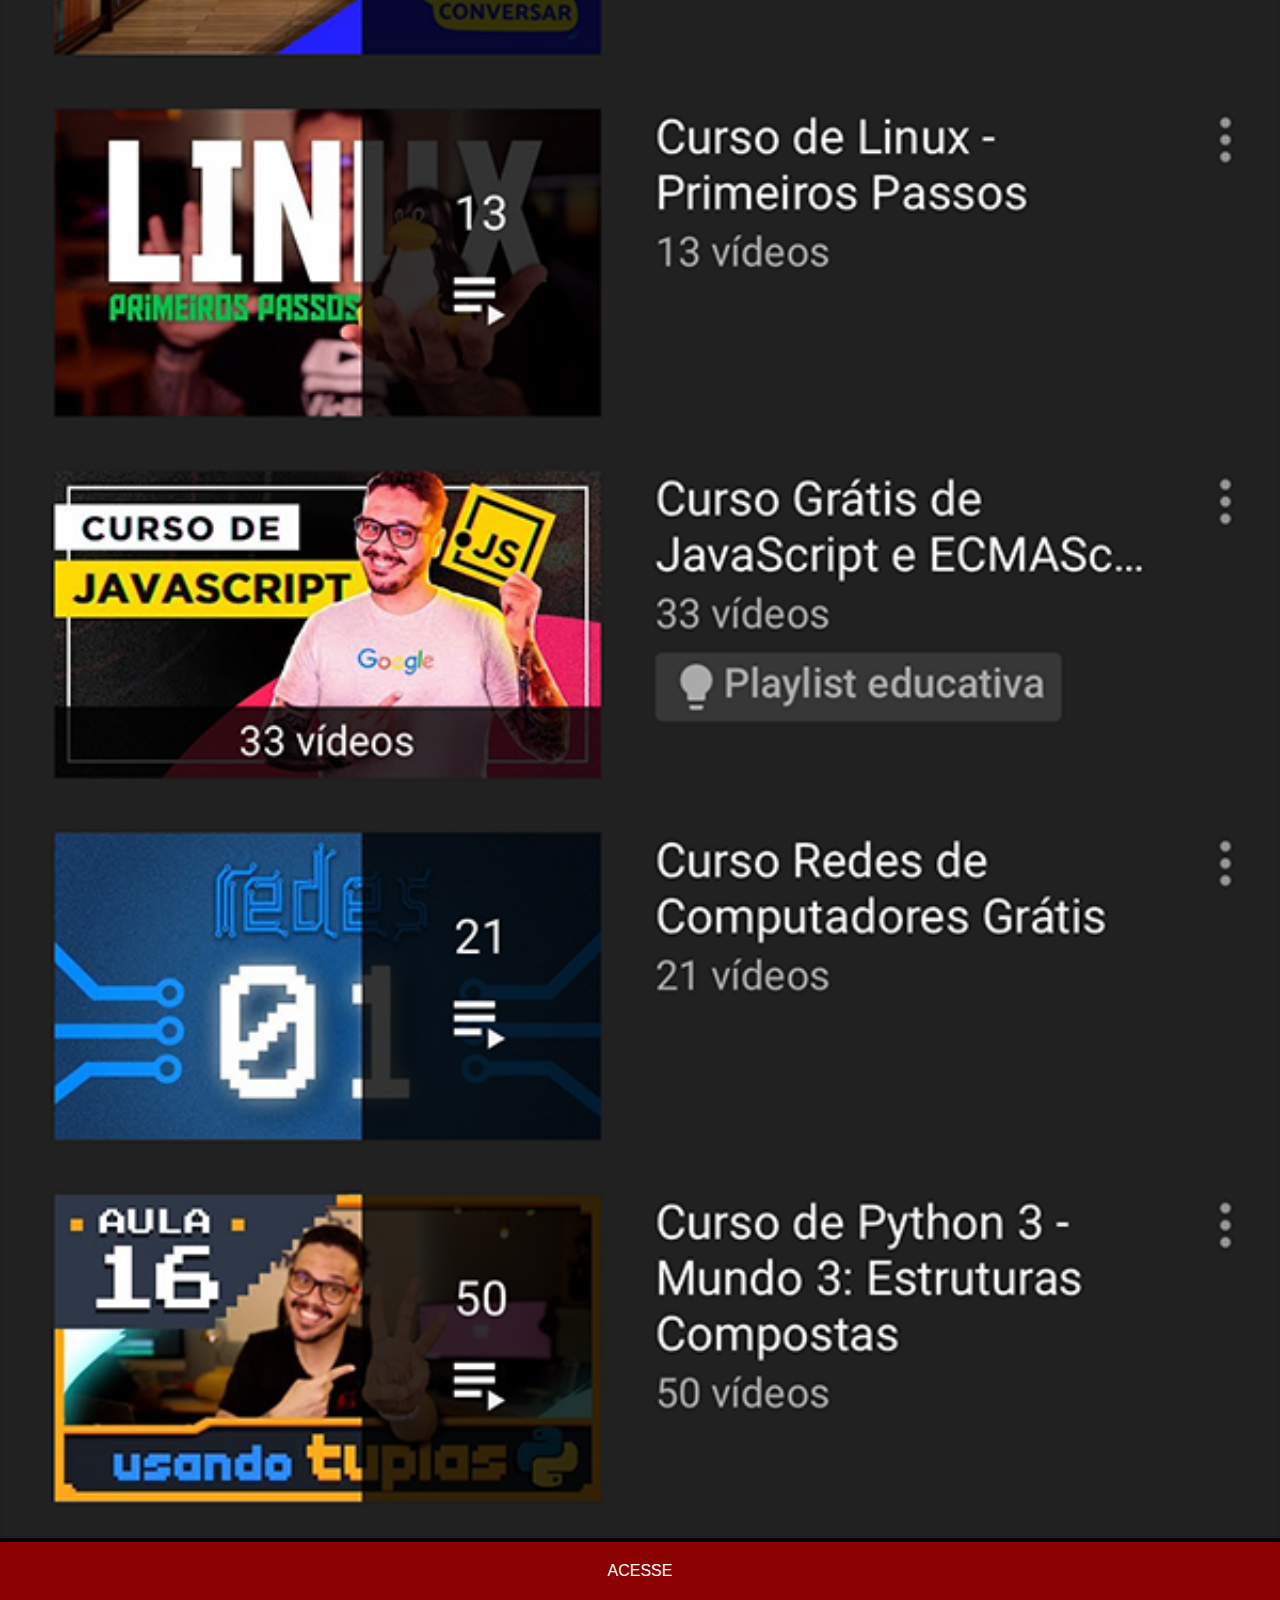
<file: youtube.html>
<!DOCTYPE html>
<html lang="pt-br">
<head>
    <meta charset="UTF-8">
    <meta name="viewport" content="width=device-width, initial-scale=1.0">
    <title>youtube</title>
    <style>
        *{
            padding: 0px;
            margin:0px;
        }
body{
   font-family: Arial, Helvetica, sans-serif;
   background-color: black;
}
        img{
            width: 100%;
           
        }

        a{
            display: block;
            background-color: darkred;
           padding: 20px;
          
          text-decoration: none;
          color: white;
          text-align: center;
          font-weight: 20px;
          text-transform: uppercase;
          text-decoration: none;
        }
        ::-webkit-scrollbar{
            width: 0px;
            height: 0px;
        }
    </style>
</head>
<body>
    
    <img src="pacote-d013/imagens/tela-youtube.png" alt="">
    <a href="https://www.youtube.com/watch?v=9y2xB90A0CY" target="_blank">acesse</a>
</body>
</html>
</file>
<file: estilos/style.css>
*{
    margin: 0px;
    padding:0px;
    font-family: Arial, Helvetica, sans-serif;
}
body,html{
    height: 100vh;
    width: 100vw;
    background-color: black;
    background-image: url(../pacote-d013/imagens/fundo-madeira.jpg);
    background-size: cover;
    background-repeat: no-repeat;
}
main{
    
    height: 100vh;
    position: relative;
}
section#telefone{
    
    width: 311px;
    height: 627px;

    position: absolute;

    top: 50%;
    left: 50%;

    transform: translate(-50% ,-50%);
    background-image: url('../pacote-d013/imagens/frame-iphone.png') ;
    background-repeat: no-repeat;
    background-position: center;

}
#tela{
    position: absolute;
    top: 80px;
    left:22px;
    width: 267px;
    height: 471px;    
}
section#rede-social{
    text-align: right;
}
section#rede-social img{
height: 50px;
border-radius: 50%;
margin: 5px;

}
section#rede-social img:hover{
border:1px solid white;
margin: 7px;
box-shadow: -2px 5px 10px black;
transition:  0.5s;


}
</file>
